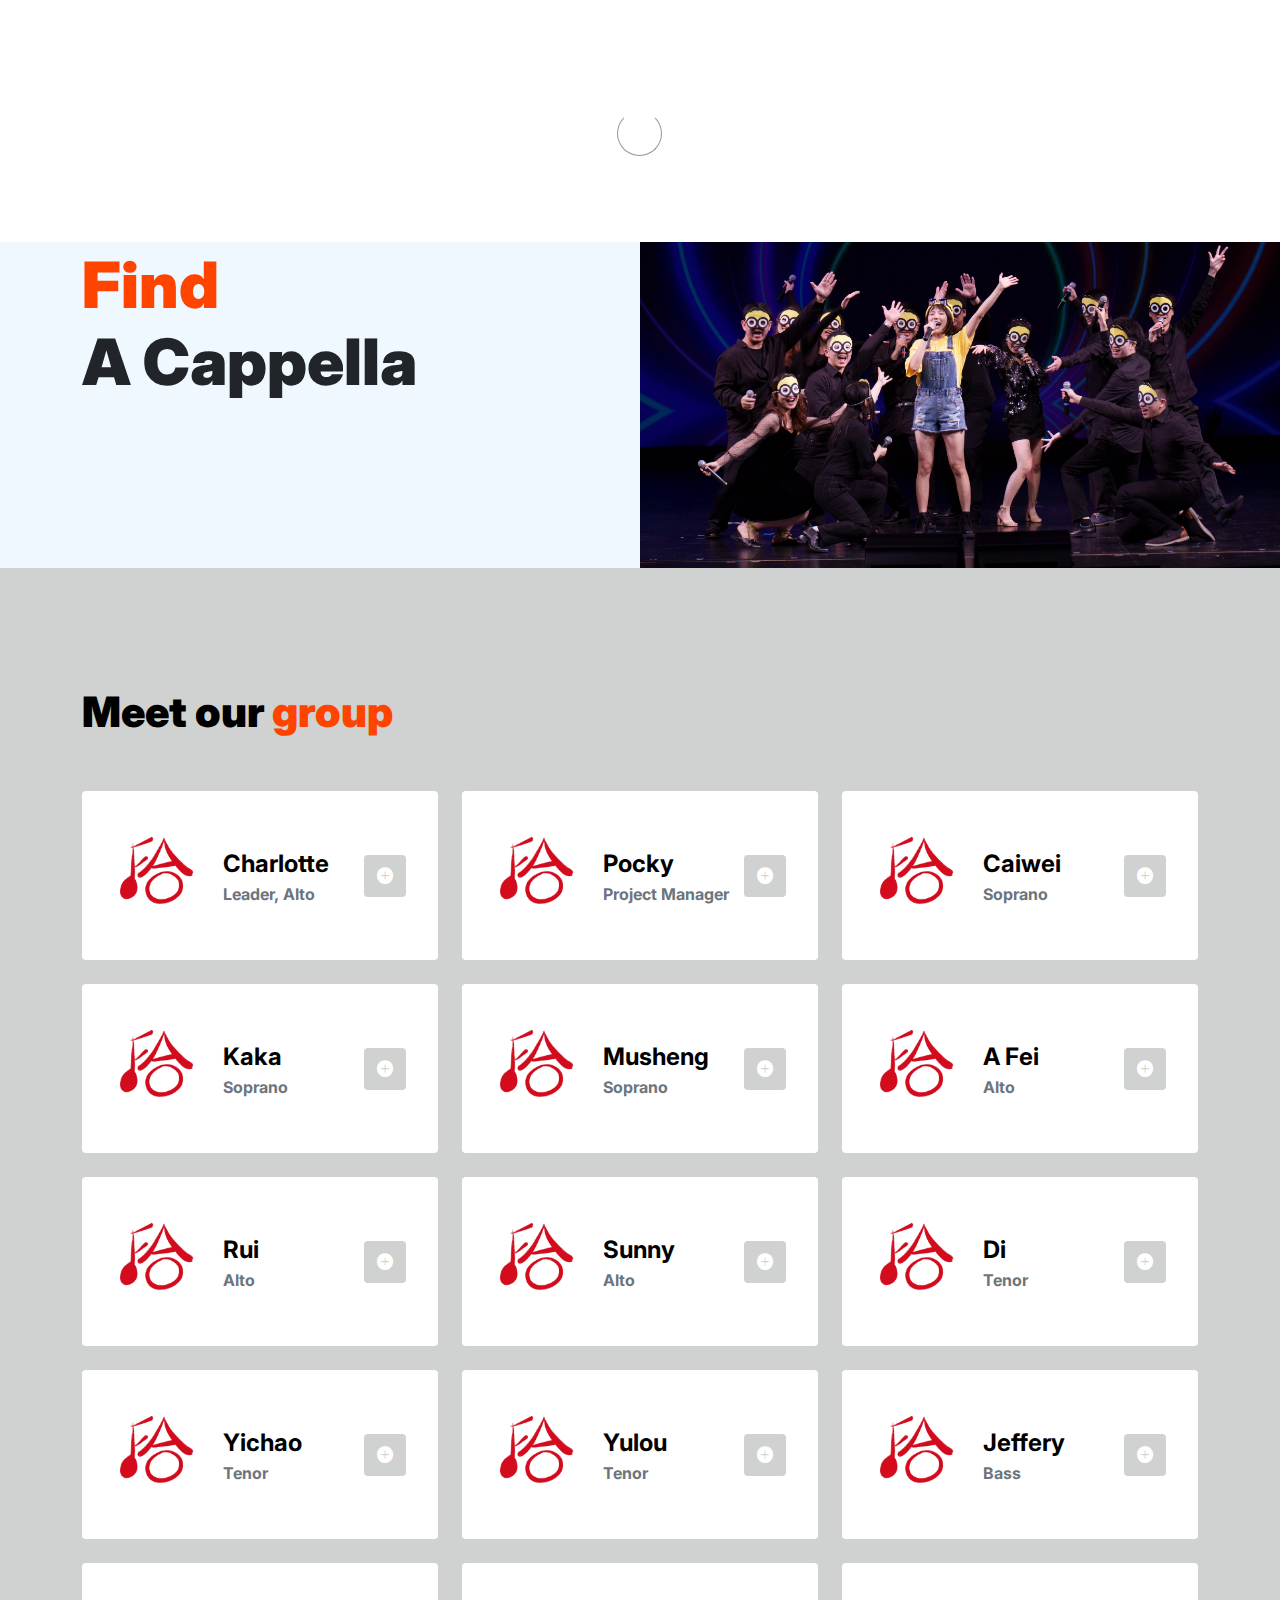
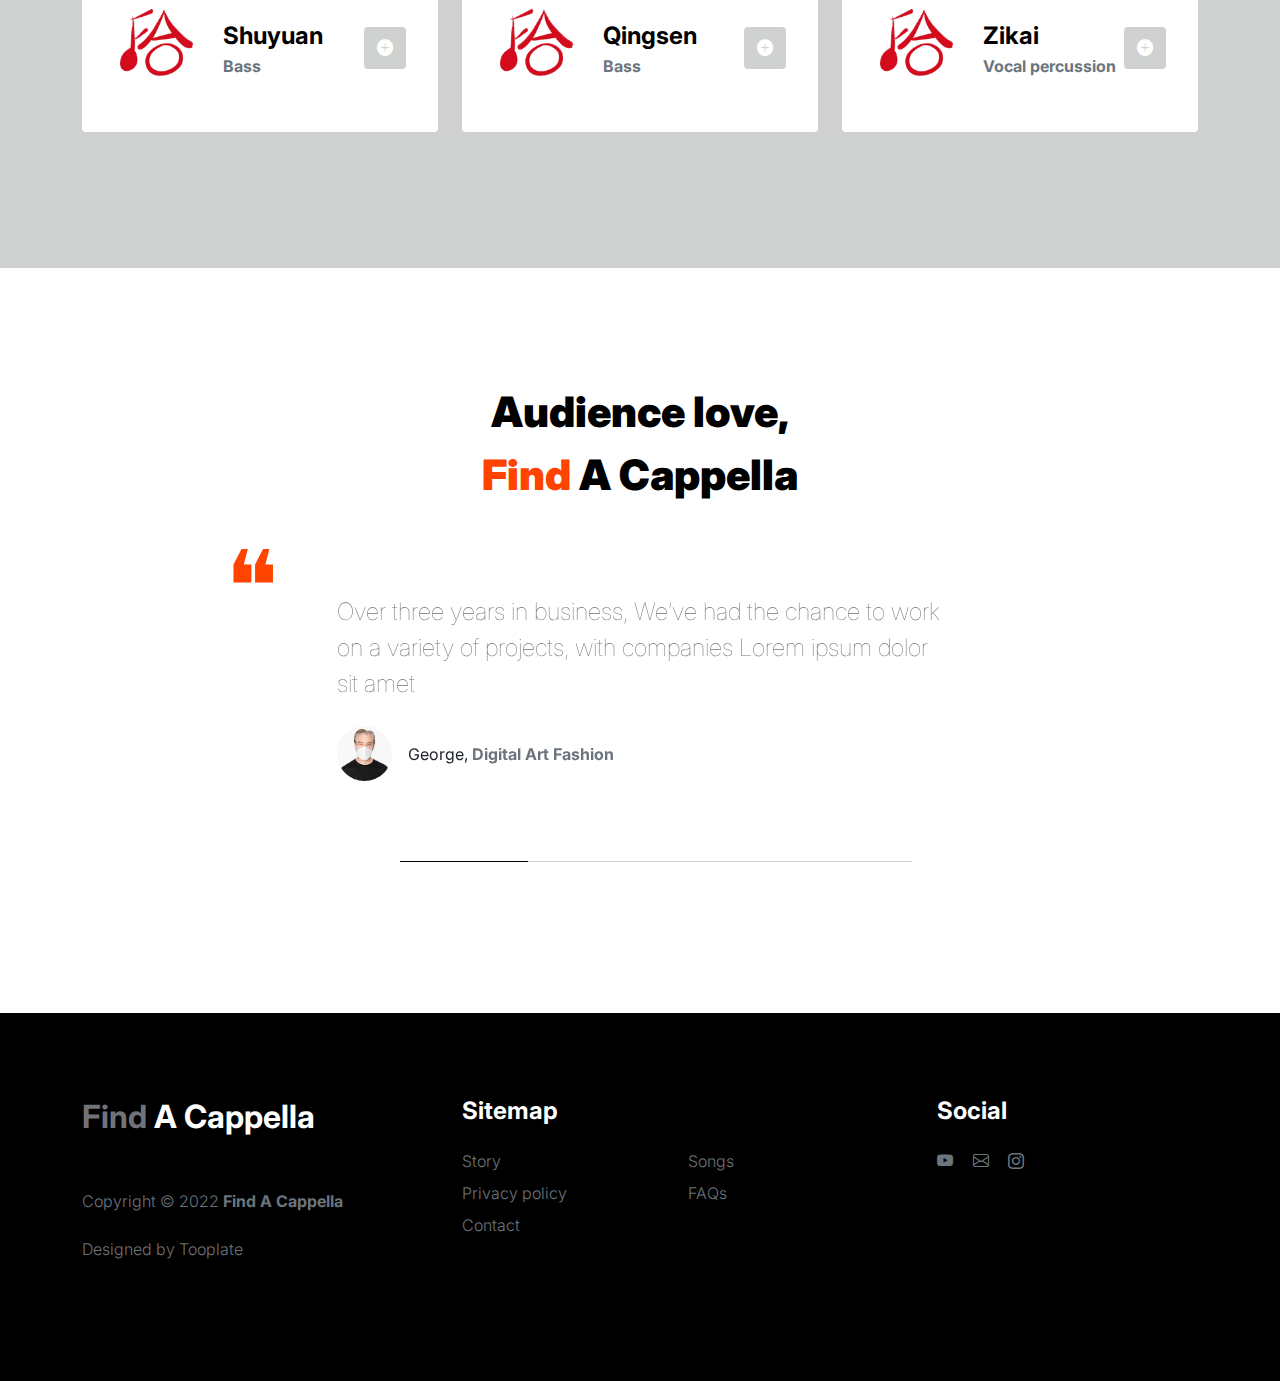
<file: about.html>
<!doctype html>
<html lang="en">

<head>
    <meta charset="utf-8">
    <meta name="viewport" content="width=device-width, initial-scale=1">

    <meta name="description" content="">
    <meta name="author" content="">

    <title>Find A Cappella - About Page</title>

    <!-- CSS FILES -->
    <link rel="preconnect" href="https://fonts.googleapis.com">

    <link rel="preconnect" href="https://fonts.gstatic.com" crossorigin>

    <link href="https://fonts.googleapis.com/css2?family=Inter:wght@100;300;400;700;900&display=swap" rel="stylesheet">

    <link href="css/bootstrap.min.css" rel="stylesheet">
    <link href="css/bootstrap-icons.css" rel="stylesheet">

    <link rel="stylesheet" href="css/slick.css" />

    <link href="css/tooplate-little-fashion.css" rel="stylesheet">

    <!--

Tooplate 2127 Little Fashion

https://www.tooplate.com/view/2127-little-fashion

-->
</head>

<body>

    <section class="preloader">
        <div class="spinner">
            <span class="sk-inner-circle"></span>
        </div>
    </section>

    <main>

        <nav class="navbar navbar-expand-lg">
            <div class="container">
                <button class="navbar-toggler" type="button" data-bs-toggle="collapse" data-bs-target="#navbarNav"
                    aria-controls="navbarNav" aria-expanded="false" aria-label="Toggle navigation">
                    <span class="navbar-toggler-icon"></span>
                </button>

                <a class="navbar-brand" href="index.html">
                    <strong><span>Find</span> A Cappella</strong>
                </a>

                <div class="collapse navbar-collapse" id="navbarNav">
                    <ul class="navbar-nav mx-auto">
                        <li class="nav-item">
                            <a class="nav-link" href="index.html">Home</a>
                        </li>

                        <li class="nav-item">
                            <a class="nav-link active" href="about.html">About</a>
                        </li>

                        <li class="nav-item">
                            <a class="nav-link" href="songs.html">Songs</a>
                        </li>

                        <li class="nav-item">
                            <a class="nav-link" href="faq.html">FAQs</a>
                        </li>

                        <li class="nav-item">
                            <a class="nav-link" href="contact.html">Contact</a>
                        </li>
                    </ul>
                </div>
            </div>
        </nav>

        <header class="site-header section-padding-img site-header-image">
            <div class="container">
                <div class="row">

                    <div class="col-lg-6 col-12 header-info">
                        <h1>
                            <span class="d-block text-primary">Find</span>
                            <span class="d-block text-dark">A Cappella</span>
                        </h1>
                    </div>
                </div>
            </div>

            <img src="images/Barbara Ann.jpg" class="header-image img-fluid" alt="">
        </header>

        <section class="team section-padding">
            <div class="container">
                <div class="row">

                    <div class="col-12">
                        <h2 class="mb-5">Meet our <span>group</span></h2>
                    </div>

                    <div class="col-lg-4 mb-4 col-12">
                        <div class="team-thumb d-flex align-items-center">
                            <img src="images/Logo-2022.jpeg" class="img-fluid custom-circle-image team-image me-4"
                                alt="">

                            <div class="team-info">
                                <h5 class="mb-0">Charlotte</h5>
                                <strong class="text-muted">Leader, Alto</strong>

                                <!-- Button trigger modal -->
                                <button type="button" class="btn custom-modal-btn" data-bs-toggle="modal"
                                    data-bs-target="#charlotte">
                                    <i class="bi-plus-circle-fill"></i>
                                </button>

                            </div>
                        </div>
                    </div>

                    <div class="col-lg-4 mb-4 col-12">
                        <div class="team-thumb d-flex align-items-center">
                            <img src="images/Logo-2022.jpeg" class="img-fluid custom-circle-image team-image me-4"
                                alt="">

                            <div class="team-info">
                                <h5 class="mb-0">Pocky</h5>
                                <strong class="text-muted">Project Manager</strong>

                                <!-- Button trigger modal -->
                                <button type="button" class="btn custom-modal-btn" data-bs-toggle="modal"
                                    data-bs-target="#nobody">
                                    <i class="bi-plus-circle-fill"></i>
                                </button>

                            </div>
                        </div>
                    </div>

                    <div class="col-lg-4 mb-4 col-12">
                        <div class="team-thumb d-flex align-items-center">
                            <img src="images/Logo-2022.jpeg" class="img-fluid custom-circle-image team-image me-4"
                                alt="">

                            <div class="team-info">
                                <h5 class="mb-0">Caiwei</h5>
                                <strong class="text-muted">Soprano</strong>

                                <!-- Button trigger modal -->
                                <button type="button" class="btn custom-modal-btn" data-bs-toggle="modal"
                                    data-bs-target="#nobody">
                                    <i class="bi-plus-circle-fill"></i>
                                </button>

                            </div>
                        </div>
                    </div>

                    <div class="col-lg-4 mb-4 col-12">
                        <div class="team-thumb d-flex align-items-center">
                            <img src="images/Logo-2022.jpeg" class="img-fluid custom-circle-image team-image me-4"
                                alt="">

                            <div class="team-info">
                                <h5 class="mb-0">Kaka</h5>
                                <strong class="text-muted">Soprano</strong>

                                <!-- Button trigger modal -->
                                <button type="button" class="btn custom-modal-btn" data-bs-toggle="modal"
                                    data-bs-target="#nobody">
                                    <i class="bi-plus-circle-fill"></i>
                                </button>

                            </div>
                        </div>
                    </div>

                    <div class="col-lg-4 mb-4 col-12">
                        <div class="team-thumb d-flex align-items-center">
                            <img src="images/Logo-2022.jpeg" class="img-fluid custom-circle-image team-image me-4"
                                alt="">

                            <div class="team-info">
                                <h5 class="mb-0">Musheng</h5>
                                <strong class="text-muted">Soprano</strong>

                                <!-- Button trigger modal -->
                                <button type="button" class="btn custom-modal-btn" data-bs-toggle="modal"
                                    data-bs-target="#nobody">
                                    <i class="bi-plus-circle-fill"></i>
                                </button>

                            </div>
                        </div>
                    </div>

                    <div class="col-lg-4 mb-4 col-12">
                        <div class="team-thumb d-flex align-items-center">
                            <img src="images/Logo-2022.jpeg" class="img-fluid custom-circle-image team-image me-4"
                                alt="">

                            <div class="team-info">
                                <h5 class="mb-0">A Fei</h5>
                                <strong class="text-muted">Alto</strong>

                                <!-- Button trigger modal -->
                                <button type="button" class="btn custom-modal-btn" data-bs-toggle="modal"
                                    data-bs-target="#nobody">
                                    <i class="bi-plus-circle-fill"></i>
                                </button>

                            </div>
                        </div>
                    </div>

                    <div class="col-lg-4 mb-4 col-12">
                        <div class="team-thumb d-flex align-items-center">
                            <img src="images/Logo-2022.jpeg" class="img-fluid custom-circle-image team-image me-4"
                                alt="">

                            <div class="team-info">
                                <h5 class="mb-0">Rui</h5>
                                <strong class="text-muted">Alto</strong>

                                <!-- Button trigger modal -->
                                <button type="button" class="btn custom-modal-btn" data-bs-toggle="modal"
                                    data-bs-target="#nobody">
                                    <i class="bi-plus-circle-fill"></i>
                                </button>

                            </div>
                        </div>
                    </div>

                    <div class="col-lg-4 mb-4 col-12">
                        <div class="team-thumb d-flex align-items-center">
                            <img src="images/Logo-2022.jpeg" class="img-fluid custom-circle-image team-image me-4"
                                alt="">

                            <div class="team-info">
                                <h5 class="mb-0">Sunny</h5>
                                <strong class="text-muted">Alto</strong>

                                <!-- Button trigger modal -->
                                <button type="button" class="btn custom-modal-btn" data-bs-toggle="modal"
                                    data-bs-target="#nobody">
                                    <i class="bi-plus-circle-fill"></i>
                                </button>

                            </div>
                        </div>
                    </div>

                    <div class="col-lg-4 mb-4 col-12">
                        <div class="team-thumb d-flex align-items-center">
                            <img src="images/Logo-2022.jpeg" class="img-fluid custom-circle-image team-image me-4"
                                alt="">

                            <div class="team-info">
                                <h5 class="mb-0">Di</h5>
                                <strong class="text-muted">Tenor</strong>

                                <!-- Button trigger modal -->
                                <button type="button" class="btn custom-modal-btn" data-bs-toggle="modal"
                                    data-bs-target="#nobody">
                                    <i class="bi-plus-circle-fill"></i>
                                </button>

                            </div>
                        </div>
                    </div>

                    <div class="col-lg-4 mb-4 col-12">
                        <div class="team-thumb d-flex align-items-center">
                            <img src="images/Logo-2022.jpeg" class="img-fluid custom-circle-image team-image me-4"
                                alt="">

                            <div class="team-info">
                                <h5 class="mb-0">Yichao</h5>
                                <strong class="text-muted">Tenor</strong>

                                <!-- Button trigger modal -->
                                <button type="button" class="btn custom-modal-btn" data-bs-toggle="modal"
                                    data-bs-target="#nobody">
                                    <i class="bi-plus-circle-fill"></i>
                                </button>

                            </div>
                        </div>
                    </div>

                    <div class="col-lg-4 mb-4 col-12">
                        <div class="team-thumb d-flex align-items-center">
                            <img src="images/Logo-2022.jpeg" class="img-fluid custom-circle-image team-image me-4"
                                alt="">

                            <div class="team-info">
                                <h5 class="mb-0">Yulou</h5>
                                <strong class="text-muted">Tenor</strong>

                                <!-- Button trigger modal -->
                                <button type="button" class="btn custom-modal-btn" data-bs-toggle="modal"
                                    data-bs-target="#nobody">
                                    <i class="bi-plus-circle-fill"></i>
                                </button>

                            </div>
                        </div>
                    </div>

                    <div class="col-lg-4 mb-4 col-12">
                        <div class="team-thumb d-flex align-items-center">
                            <img src="images/Logo-2022.jpeg" class="img-fluid custom-circle-image team-image me-4"
                                alt="">

                            <div class="team-info">
                                <h5 class="mb-0">Jeffery</h5>
                                <strong class="text-muted">Bass</strong>

                                <!-- Button trigger modal -->
                                <button type="button" class="btn custom-modal-btn" data-bs-toggle="modal"
                                    data-bs-target="#nobody">
                                    <i class="bi-plus-circle-fill"></i>
                                </button>

                            </div>
                        </div>
                    </div>

                    <div class="col-lg-4 mb-4 col-12">
                        <div class="team-thumb d-flex align-items-center">
                            <img src="images/Logo-2022.jpeg" class="img-fluid custom-circle-image team-image me-4"
                                alt="">

                            <div class="team-info">
                                <h5 class="mb-0">Shuyuan</h5>
                                <strong class="text-muted">Bass</strong>

                                <!-- Button trigger modal -->
                                <button type="button" class="btn custom-modal-btn" data-bs-toggle="modal"
                                    data-bs-target="#nobody">
                                    <i class="bi-plus-circle-fill"></i>
                                </button>

                            </div>
                        </div>
                    </div>

                    <div class="col-lg-4 mb-4 col-12">
                        <div class="team-thumb d-flex align-items-center">
                            <img src="images/Logo-2022.jpeg" class="img-fluid custom-circle-image team-image me-4"
                                alt="">

                            <div class="team-info">
                                <h5 class="mb-0">Qingsen</h5>
                                <strong class="text-muted">Bass</strong>

                                <!-- Button trigger modal -->
                                <button type="button" class="btn custom-modal-btn" data-bs-toggle="modal"
                                    data-bs-target="#nobody">
                                    <i class="bi-plus-circle-fill"></i>
                                </button>

                            </div>
                        </div>
                    </div>

                    <div class="col-lg-4 mb-4 col-12">
                        <div class="team-thumb d-flex align-items-center">
                            <img src="images/Logo-2022.jpeg" class="img-fluid custom-circle-image team-image me-4"
                                alt="">

                            <div class="team-info">
                                <h5 class="mb-0">Zikai</h5>
                                <strong class="text-muted">Vocal percussion</strong>

                                <!-- Button trigger modal -->
                                <button type="button" class="btn custom-modal-btn" data-bs-toggle="modal"
                                    data-bs-target="#nobody">
                                    <i class="bi-plus-circle-fill"></i>
                                </button>

                            </div>
                        </div>
                    </div>

                </div>
            </div>
        </section>

        <section class="testimonial section-padding">
            <div class="container">
                <div class="row">

                    <div class="col-lg-9 mx-auto col-11">
                        <h2 class="text-center">Audience love, <br> <span>Find</span> A Cappella</h2>

                        <div class="slick-testimonial">
                            <div class="slick-testimonial-caption">
                                <p class="lead">Over three years in business, We’ve had the chance to work on a variety
                                    of projects, with companies Lorem ipsum dolor sit amet</p>

                                <div class="slick-testimonial-client d-flex align-items-center mt-4">
                                    <img src="images/people/senior-man-wearing-white-face-mask-covid-19-campaign-with-design-space.jpeg"
                                        class="img-fluid custom-circle-image me-3" alt="">

                                    <span>George, <strong class="text-muted">Digital Art Fashion</strong></span>
                                </div>
                            </div>

                            <div class="slick-testimonial-caption">
                                <p class="lead">Over three years in business, We’ve had the chance to work on a variety
                                    of projects, with companies Lorem ipsum dolor sit amet</p>

                                <div class="slick-testimonial-client d-flex align-items-center mt-4">
                                    <img src="images/people/beautiful-woman-face-portrait-brown-background.jpeg"
                                        class="img-fluid custom-circle-image me-3" alt="">

                                    <span>Sandar, <strong class="text-muted">Zoom Fashion Idea</strong></span>
                                </div>
                            </div>

                            <div class="slick-testimonial-caption">
                                <p class="lead">Over three years in business, We’ve had the chance to work on a variety
                                    of projects, with companies Lorem ipsum dolor sit amet</p>

                                <div class="slick-testimonial-client d-flex align-items-center mt-4">
                                    <img src="images/people/portrait-british-woman.jpeg"
                                        class="img-fluid custom-circle-image me-3" alt="">

                                    <span>Marie, <strong class="text-muted">Art Fashion Design</strong></span>
                                </div>
                            </div>

                            <div class="slick-testimonial-caption">
                                <p class="lead">Over three years in business, We’ve had the chance to work on a variety
                                    of projects, with companies Lorem ipsum dolor sit amet</p>

                                <div class="slick-testimonial-client d-flex align-items-center mt-4">
                                    <img src="images/people/woman-wearing-mask-face-closeup-covid-19-green-background.jpeg"
                                        class="img-fluid custom-circle-image me-3" alt="">

                                    <span>Catherine, <strong class="text-muted">Dress Fashion</strong></span>
                                </div>
                            </div>
                        </div>
                    </div>

                </div>
            </div>
        </section>

    </main>

    <footer class="site-footer">
        <div class="container">
            <div class="row">

                <div class="col-lg-3 col-10 me-auto mb-4">
                    <h4 class="text-white mb-3"><a href="index.html">Find</a> A Cappella</h4>
                    <p class="copyright-text text-muted mt-lg-5 mb-4 mb-lg-0">Copyright © 2022 <strong>Find A
                            Cappella</strong></p>
                    <br>
                    <p class="copyright-text">Designed by <a href="https://www.tooplate.com/"
                            target="_blank">Tooplate</a></p>
                </div>

                <div class="col-lg-5 col-8">
                    <h5 class="text-white mb-3">Sitemap</h5>

                    <ul class="footer-menu d-flex flex-wrap">
                        <li class="footer-menu-item"><a href="about.html" class="footer-menu-link">Story</a></li>

                        <li class="footer-menu-item"><a href="songs.html" class="footer-menu-link">Songs</a></li>

                        <li class="footer-menu-item"><a href="#" class="footer-menu-link">Privacy policy</a></li>

                        <li class="footer-menu-item"><a href="faq.html" class="footer-menu-link">FAQs</a></li>

                        <li class="footer-menu-item"><a href="contact.html" class="footer-menu-link">Contact</a></li>
                    </ul>
                </div>

                <div class="col-lg-3 col-4">
                    <h5 class="text-white mb-3">Social</h5>

                    <ul class="social-icon">

                        <li><a href="https://space.bilibili.com/1015903583" class="social-icon-link bi-youtube"></a>
                        </li>

                        <li><a href="mailto:findacappella@gmail.com" class="social-icon-link bi-envelope"></a></li>

                        <li><a href="https://www.instagram.com/find_a_cappella"
                                class="social-icon-link bi-instagram"></a></li>
                    </ul>
                </div>

            </div>
        </div>
    </footer>

    <!-- TEAM MEMBER MODAL -->
    <div class="modal fade" id="charlotte" tabindex="-1" aria-labelledby="exampleModalLabel" aria-hidden="true">
        <div class="modal-dialog modal-dialog-centered modal-lg">
            <div class="modal-content border-0">
                <div class="modal-header flex-column">
                    <h3 class="modal-title" id="exampleModalLabel">Charlotte Fu</h3>

                    <h6 class="text-muted">Leader, Alto</h6>

                    <button type="button" class="btn-close" data-bs-dismiss="modal" aria-label="Close"></button>
                </div>

                <div class="modal-body">
                    <h5 class="mb-4">Over three years in business had the chance to work on variety of projects, with
                        companies</h5>

                    <div class="row mb-4">
                        <div class="col-lg-6 col-12">
                            <p>Lorem ipsum dolor sit amet, consectetur adipiscing elit, sed do eiusmod tempor incididunt
                                ut labore et dolore magna aliqua.</p>
                        </div>

                        <div class="col-lg-6 col-12">
                            <p>Incididunt ut labore et dolore magna aliqua. Quis ipsum suspendisse commodo viverra.</p>
                        </div>
                    </div>

                    <ul class="social-icon">
                        <li class="me-3"><strong>Where to find?</strong></li>

                        <li><a href="#" class="social-icon-link bi-youtube"></a></li>

                        <li><a href="#" class="social-icon-link bi-whatsapp"></a></li>

                        <li><a href="#" class="social-icon-link bi-instagram"></a></li>
                    </ul>
                </div>
            </div>

        </div>
    </div>

    <!-- TEAM MEMBER MODAL -->
    <div class="modal fade" id="nobody" tabindex="-1" aria-labelledby="exampleModalLabel" aria-hidden="true">
        <div class="modal-dialog modal-dialog-centered modal-lg">
            <div class="modal-content border-0">
                <div class="modal-header flex-column">
                    <h3 class="modal-title" id="exampleModalLabel">Singer</h3>

                    <h6 class="text-muted">Singer</h6>

                    <button type="button" class="btn-close" data-bs-dismiss="modal" aria-label="Close"></button>
                </div>

                <div class="modal-body">
                    <h5 class="mb-4">Over three years in business had the chance to work on variety of projects, with
                        companies</h5>

                    <div class="row mb-4">
                        <div class="col-lg-6 col-12">
                            <p>Lorem ipsum dolor sit amet, consectetur adipiscing elit, sed do eiusmod tempor incididunt
                                ut labore et dolore magna aliqua.</p>
                        </div>

                        <div class="col-lg-6 col-12">
                            <p>Incididunt ut labore et dolore magna aliqua. Quis ipsum suspendisse commodo viverra.</p>
                        </div>
                    </div>

                    <ul class="social-icon">
                        <li class="me-3"><strong>Where to find?</strong></li>

                        <li><a href="#" class="social-icon-link bi-facebook"></a></li>

                        <li><a href="#" class="social-icon-link bi-instagram"></a></li>
                    </ul>
                </div>
            </div>

        </div>
    </div>

    <!-- JAVASCRIPT FILES -->
    <script src="js/jquery.min.js"></script>
    <script src="js/bootstrap.bundle.min.js"></script>
    <script src="js/Headroom.js"></script>
    <script src="js/jQuery.headroom.js"></script>
    <script src="js/slick.min.js"></script>
    <script src="js/custom.js"></script>

</body>

</html>
</file>
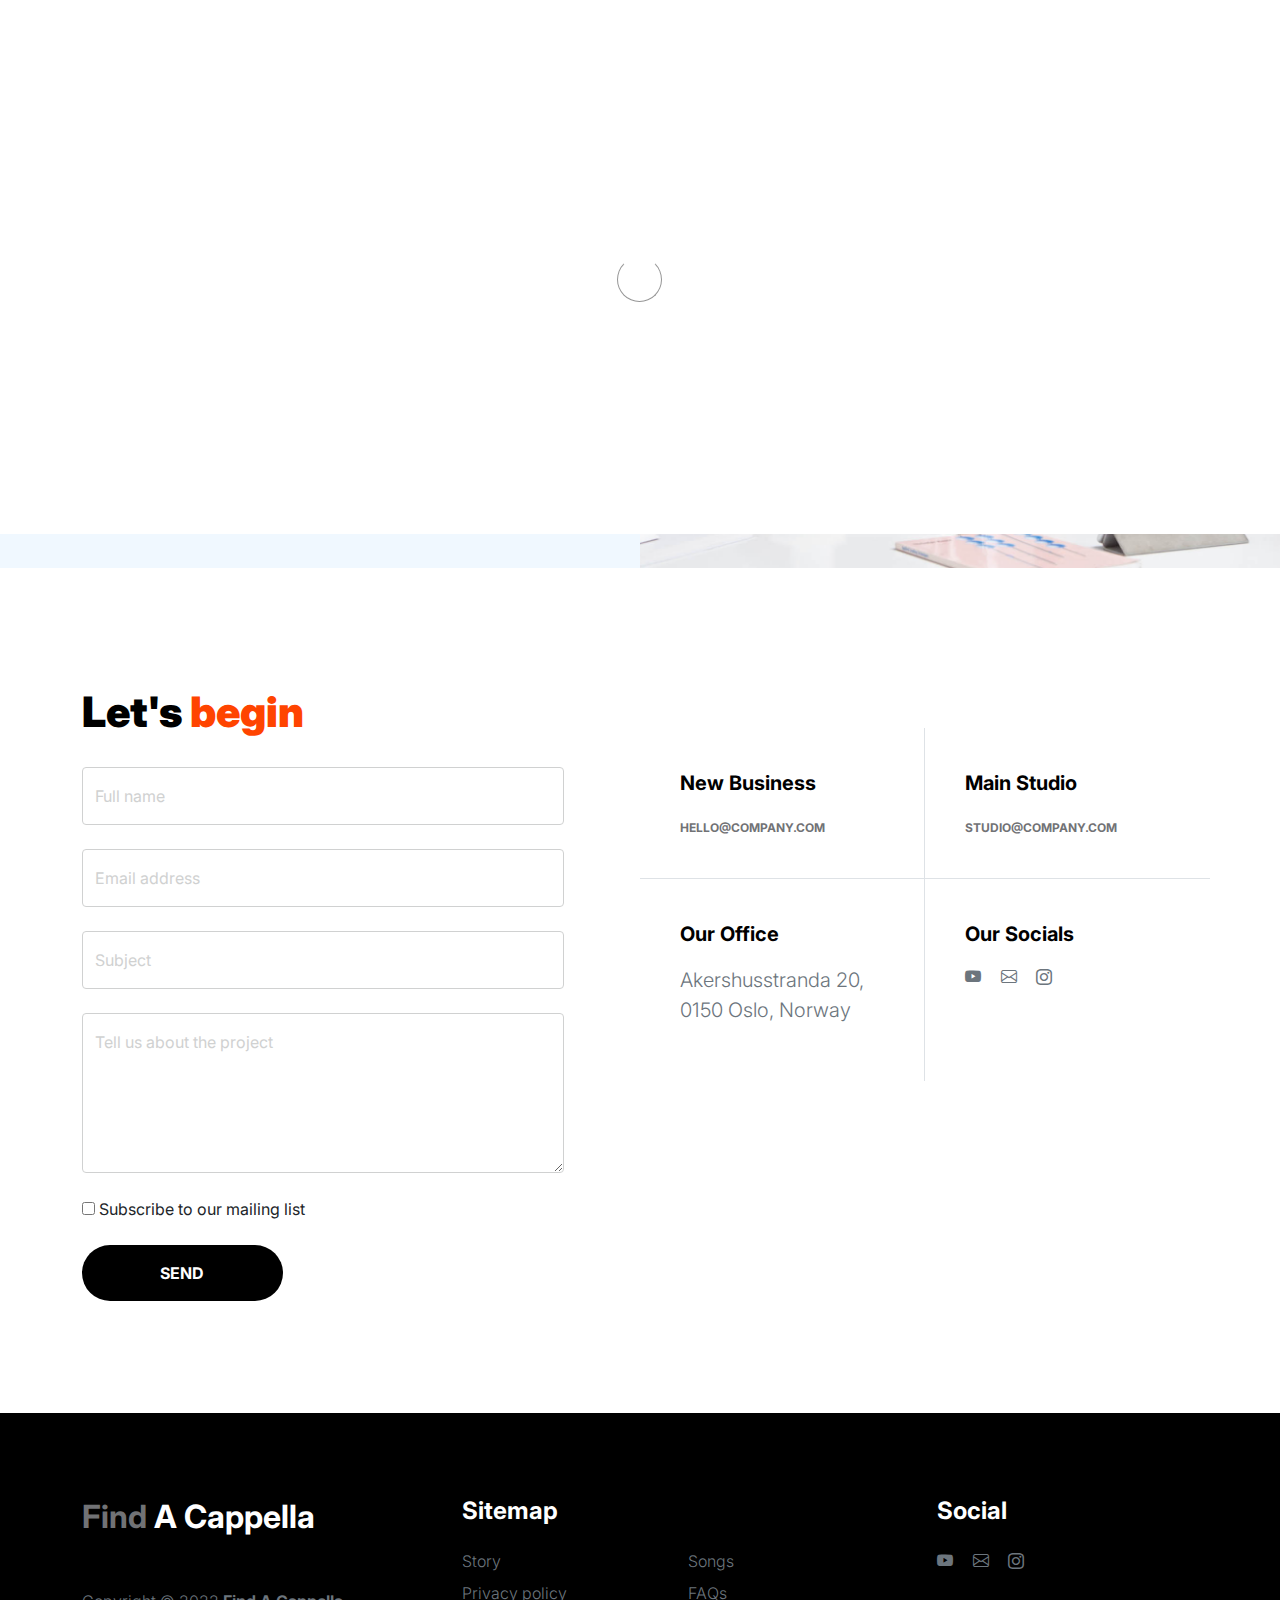
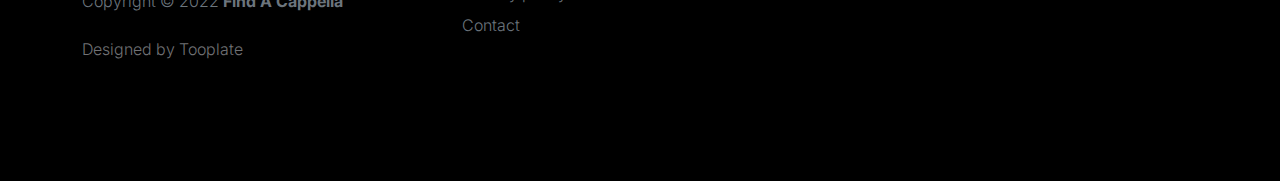
<file: contact.html>
<!doctype html>
<html lang="en">

<head>
    <meta charset="utf-8">
    <meta name="viewport" content="width=device-width, initial-scale=1">

    <meta name="description" content="">
    <meta name="author" content="">

    <title>Find A Cappella - Contact Page</title>

    <!-- CSS FILES -->
    <link rel="preconnect" href="https://fonts.googleapis.com">

    <link rel="preconnect" href="https://fonts.gstatic.com" crossorigin>

    <link href="https://fonts.googleapis.com/css2?family=Inter:wght@100;300;400;700;900&display=swap" rel="stylesheet">

    <link href="css/bootstrap.min.css" rel="stylesheet">
    <link href="css/bootstrap-icons.css" rel="stylesheet">

    <link rel="stylesheet" href="css/slick.css" />

    <link href="css/tooplate-little-fashion.css" rel="stylesheet">

    <!--

Tooplate 2127 Little Fashion

https://www.tooplate.com/view/2127-little-fashion

-->
</head>

<body>

    <section class="preloader">
        <div class="spinner">
            <span class="sk-inner-circle"></span>
        </div>
    </section>

    <main>

        <nav class="navbar navbar-expand-lg">
            <div class="container">
                <button class="navbar-toggler" type="button" data-bs-toggle="collapse" data-bs-target="#navbarNav"
                    aria-controls="navbarNav" aria-expanded="false" aria-label="Toggle navigation">
                    <span class="navbar-toggler-icon"></span>
                </button>

                <a class="navbar-brand" href="index.html">
                    <strong><span>Find</span> A Cappella</strong>
                </a>

                <div class="collapse navbar-collapse" id="navbarNav">
                    <ul class="navbar-nav mx-auto">
                        <li class="nav-item">
                            <a class="nav-link" href="index.html">Home</a>
                        </li>

                        <li class="nav-item">
                            <a class="nav-link" href="about.html">About</a>
                        </li>

                        <li class="nav-item">
                            <a class="nav-link" href="songs.html">Songs</a>
                        </li>

                        <li class="nav-item">
                            <a class="nav-link" href="faq.html">FAQs</a>
                        </li>

                        <li class="nav-item">
                            <a class="nav-link active" href="contact.html">Contact</a>
                        </li>
                    </ul>
                </div>
            </div>
        </nav>

        <header class="site-header section-padding-img site-header-image">
            <div class="container">
                <div class="row">

                    <div class="col-lg-10 col-12 header-info">
                        <h1>
                            <span class="d-block text-primary">Say hello to us</span>
                            <span class="d-block text-dark">love to hear you</span>
                        </h1>
                    </div>
                </div>
            </div>

            <img src="images/header/positive-european-woman-has-break-after-work.jpg" class="header-image img-fluid"
                alt="">
        </header>

        <section class="contact section-padding">
            <div class="container">
                <div class="row">

                    <div class="col-lg-6 col-12">
                        <h2 class="mb-4">Let's <span>begin</span></h2>

                        <form class="contact-form me-lg-5 pe-lg-3" role="form"
                            action="https://formsubmit.co/findacappella@gmail.com" method="POST">

                            <div class="form-floating">
                                <input type="text" name="name" id="name" class="form-control" placeholder="Full name"
                                    required>

                                <label for="name">Full name</label>
                            </div>

                            <div class="form-floating my-4">
                                <input type="email" name="email" id="email" pattern="[^ @]*@[^ @]*" class="form-control"
                                    placeholder="Email address" required>

                                <label for="email">Email address</label>
                            </div>

                            <div class="form-floating my-4">
                                <input type="subject" name="subject" id="subject" class="form-control"
                                    placeholder="Subject">

                                <label for="subject">Subject</label>
                            </div>

                            <div class="form-floating mb-4">
                                <textarea name="message" id="message" class="form-control"
                                    placeholder="Leave a comment here" style="height: 160px"></textarea>

                                <label for="message">Tell us about the project</label>
                            </div>

                            <div class="form-floating mb-4">
                                <input type="checkbox" name="subscribe" id="subscribe" value="yes">
                                Subscribe to our mailing list
                                <label for="subscribe"></label>
                            </div>

                            <div class="col-lg-5 col-6">
                                <button type="submit" class="form-control">Send</button>
                            </div>
                        </form>
                    </div>

                    <div class="col-lg-6 col-12 mt-5 ms-auto">
                        <div class="row">
                            <div class="col-6 border-end contact-info">
                                <h6 class="mb-3">New Business</h6>

                                <a href="mailto:hello@company.com" class="custom-link">
                                    hello@company.com
                                    <i class="bi-arrow-right ms-2"></i>
                                </a>
                            </div>

                            <div class="col-6 contact-info">
                                <h6 class="mb-3">Main Studio</h6>

                                <a href="mailto:studio@company.com" class="custom-link">
                                    studio@company.com
                                    <i class="bi-arrow-right ms-2"></i>
                                </a>
                            </div>

                            <div class="col-6 border-top border-end contact-info">
                                <h6 class="mb-3">Our Office</h6>

                                <p class="text-muted">Akershusstranda 20, 0150 Oslo, Norway</p>
                            </div>

                            <div class="col-6 border-top contact-info">
                                <h6 class="mb-3">Our Socials</h6>

                                <ul class="social-icon">

                                    <li><a href="https://space.bilibili.com/1015903583"
                                            class="social-icon-link bi-youtube"></a></li>

                                    <li><a href="mailto:findacappella@gmail.com"
                                            class="social-icon-link bi-envelope"></a></li>

                                    <li><a href="https://www.instagram.com/find_a_cappella"
                                            class="social-icon-link bi-instagram"></a></li>
                                </ul>
                            </div>
                        </div>
                    </div>

                </div>
            </div>
        </section>
    </main>

    <footer class="site-footer">
        <div class="container">
            <div class="row">

                <div class="col-lg-3 col-10 me-auto mb-4">
                    <h4 class="text-white mb-3"><a href="index.html">Find</a> A Cappella</h4>
                    <p class="copyright-text text-muted mt-lg-5 mb-4 mb-lg-0">Copyright © 2022 <strong>Find A
                            Cappella</strong></p>
                    <br>
                    <p class="copyright-text">Designed by <a href="https://www.tooplate.com/"
                            target="_blank">Tooplate</a></p>
                </div>

                <div class="col-lg-5 col-8">
                    <h5 class="text-white mb-3">Sitemap</h5>

                    <ul class="footer-menu d-flex flex-wrap">
                        <li class="footer-menu-item"><a href="about.html" class="footer-menu-link">Story</a></li>

                        <li class="footer-menu-item"><a href="songs.html" class="footer-menu-link">Songs</a></li>

                        <li class="footer-menu-item"><a href="#" class="footer-menu-link">Privacy policy</a></li>

                        <li class="footer-menu-item"><a href="faq.html" class="footer-menu-link">FAQs</a></li>

                        <li class="footer-menu-item"><a href="contact.html" class="footer-menu-link">Contact</a></li>
                    </ul>
                </div>

                <div class="col-lg-3 col-4">
                    <h5 class="text-white mb-3">Social</h5>

                    <ul class="social-icon">

                        <li><a href="https://space.bilibili.com/1015903583" class="social-icon-link bi-youtube"></a>
                        </li>

                        <li><a href="mailto:findacappella@gmail.com" class="social-icon-link bi-envelope"></a></li>

                        <li><a href="https://www.instagram.com/find_a_cappella"
                                class="social-icon-link bi-instagram"></a></li>
                    </ul>
                </div>

            </div>
        </div>
    </footer>

    <!-- JAVASCRIPT FILES -->
    <script src="js/jquery.min.js"></script>
    <script src="js/bootstrap.bundle.min.js"></script>
    <script src="js/Headroom.js"></script>
    <script src="js/jQuery.headroom.js"></script>
    <script src="js/slick.min.js"></script>
    <script src="js/custom.js"></script>
</body>

</html>
</file>
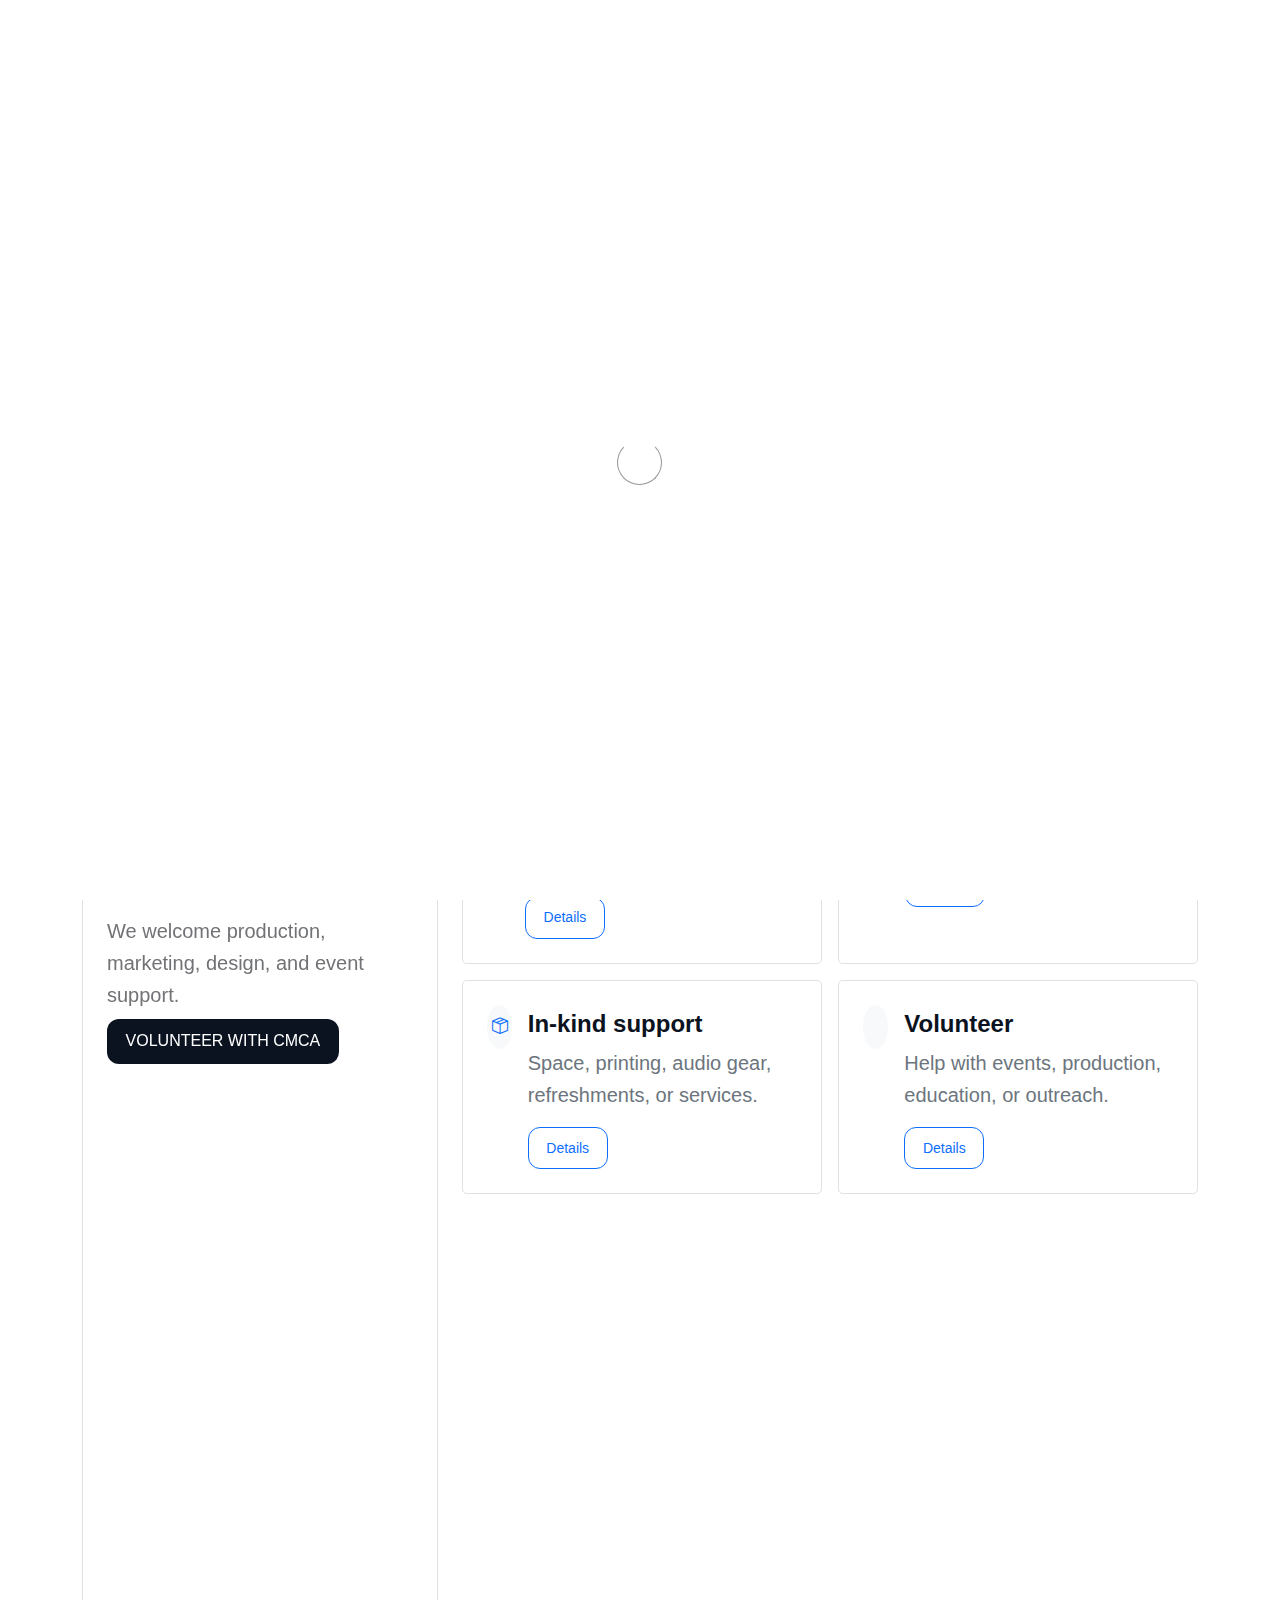
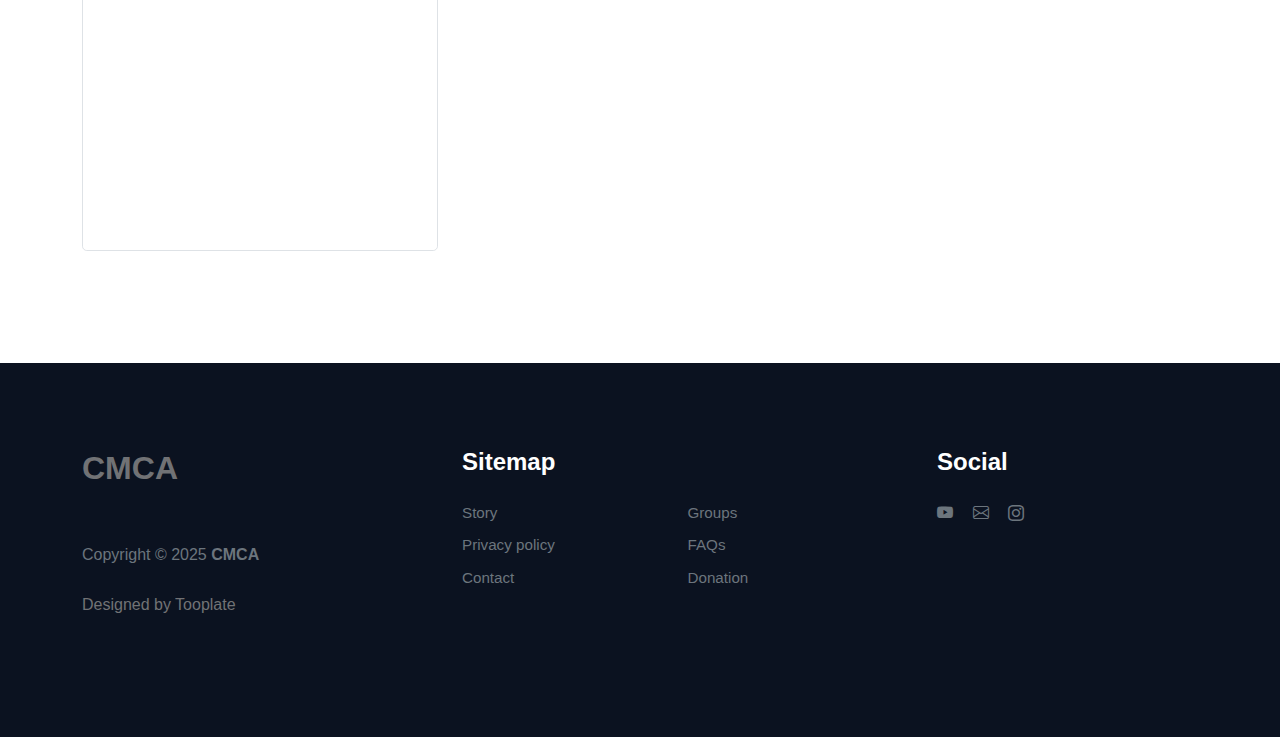
<file: donation.html>
<!DOCTYPE html>
<html lang="en">
  <head>
    <meta charset="utf-8" />
    <meta name="viewport" content="width=device-width, initial-scale=1" />
    <meta name="description" content="Support CMCA’s mission. Learn about tax‑deductible donations, corporate matching, in‑kind support, and volunteering." />
    <meta name="author" content="Chinese Music and Culture Association (CMCA)" />

    <title>Donation - CMCA</title>

    <!-- CSS FILES -->
    <link rel="preconnect" href="https://fonts.googleapis.com" />
    <link rel="preconnect" href="https://fonts.gstatic.com" crossorigin />
    <link href="https://fonts.googleapis.com/css2?family=Inter:wght@100;300;400;700;900&display=swap" rel="stylesheet" />
    <link href="css/bootstrap.min.css" rel="stylesheet" />
    <link href="css/bootstrap-icons.css" rel="stylesheet" />
    <link href="css/slick.css" rel="stylesheet" />
    <link href="css/tooplate-little-fashion.css" rel="stylesheet" />
    <link href="css/custom.css" rel="stylesheet" />

    <link rel="canonical" href="https://findacappella.com/donation.html" />

    <meta property="og:title" content="Donation - CMCA" />
    <meta property="og:description" content="Support CMCA through donations, corporate matching, in‑kind gifts, or volunteering. Your gift sustains community choirs, a cappella workshops, and arts education." />
    <meta property="og:type" content="website" />
    <meta property="og:url" content="https://findacappella.com/donation.html" />
    <meta property="og:image" content="https://findacappella.com/images/Logo-2022.jpeg" />
    <meta name="twitter:card" content="summary_large_image" />
    <meta name="twitter:title" content="Donation - CMCA" />
    <meta name="twitter:description" content="Support CMCA through donations, corporate matching, in‑kind gifts, or volunteering. Your gift sustains community choirs, a cappella workshops, and arts education." />

    <style>
      .card-elevate {
        transition: transform 0.2s ease, box-shadow 0.2s ease;
      }
      .card-elevate:hover,
      .card-elevate:focus-within {
        transform: translateY(-4px);
        box-shadow: 0 0.75rem 1.5rem rgba(0, 0, 0, 0.06);
      }
      .reveal {
        opacity: 0;
        transform: translateY(12px);
        transition: opacity 0.6s ease, transform 0.6s ease;
      }
      .reveal-visible {
        opacity: 1;
        transform: none;
      }
      .icon-circle {
        width: 44px;
        height: 44px;
        border-radius: 50%;
        display: inline-flex;
        align-items: center;
        justify-content: center;
        background-color: var(--bs-light);
        color: var(--bs-primary);
      }
      .feature-chip {
        display: inline-flex;
        align-items: center;
        gap: 0.5rem;
        padding: 0.5rem 0.75rem;
        border: 1px solid var(--bs-border-color);
        border-radius: 999px;
        font-size: 0.95rem;
        background-color: #fff;
      }
      @media (min-width: 992px) {
        .sticky-card {
          position: sticky;
          top: 6rem;
        }
      }
      @media (prefers-reduced-motion: reduce) {
        .card-elevate,
        .reveal {
          transition: none;
        }
      }
    </style>
  </head>

  <body>
    <div data-include="skip"></div>

    <div data-include="preloader"></div>

    <main id="main">
      <div data-include="navbar"></div>

      <header class="site-header section-padding d-flex justify-content-center align-items-center">
        <div class="container">
          <div class="row">
            <div class="col-lg-10 col-12">
              <h1 data-i18n="donation.header.title" data-i18n-html="true">
                <span class="d-block text-primary">Support</span>
                <span class="d-block text-dark">Chinese Music & Culture</span>
              </h1>
              <p class="text-muted mt-3" data-i18n="donation.header.subtitle">Your gift sustains CMCA’s choirs, a cappella programs, youth arts, and community cultural events.</p>
            </div>
          </div>
        </div>
      </header>

      <section class="section-padding">
        <div class="container">
          <div class="row gy-4">
            <div class="col-lg-4 col-12">
              <div class="p-4 border rounded-3 h-100 sticky-card card-elevate reveal" aria-labelledby="donationContactTitle">
                <h4 id="donationContactTitle" data-i18n="donation.sidebar.title">Donation</h4>
                <p class="mb-2" data-i18n="donation.sidebar.desc">Donate securely online to support choirs, workshops, and youth arts.</p>
                <a href="https://www.paypal.com/donate/?hosted_button_id=CA7G72ZNXA9UG" class="btn btn-primary d-block mb-3" target="_blank" rel="noopener noreferrer" data-i18n="donation.sidebar.primary">Donate to CMCA</a>
                <hr />
                <h5 class="mt-3" data-i18n="donation.sidebar.volunteer.title">Prefer to volunteer?</h5>
                <p class="mb-2" data-i18n="donation.sidebar.volunteer.desc">We welcome production, marketing, design, and event support.</p>
                <a href="contact.html" class="btn custom-btn" data-i18n="donation.sidebar.volunteer.cta">Volunteer with CMCA</a>
              </div>
            </div>
            <div class="col-lg-8 col-12">
              <div class="reveal">
                <h2 class="mb-3" data-i18n="donation.ways.title">Ways to Give</h2>
                <div class="row g-3 row-cols-1 row-cols-md-2">
                  <div class="col">
                    <div class="p-4 border rounded-3 h-100 card-elevate">
                      <div class="d-flex align-items-start">
                        <span class="icon-circle me-3" aria-hidden="true"><i class="bi-gift"></i></span>
                        <div>
                          <h5 class="mb-1" data-i18n="donation.ways.individual.title">Individual donations</h5>
                          <p class="text-muted mb-3" data-i18n="donation.ways.individual.desc">Make a tax‑deductible gift. Receive a receipt for your records.</p>
                          <button class="btn btn-sm btn-outline-primary" data-bs-toggle="collapse" data-bs-target="#giveIndividual" aria-expanded="false" aria-controls="giveIndividual" data-i18n="donation.ways.details">Details</button>
                        </div>
                      </div>
                    </div>
                  </div>
                  <div class="col">
                    <div class="p-4 border rounded-3 h-100 card-elevate">
                      <div class="d-flex align-items-start">
                        <span class="icon-circle me-3" aria-hidden="true"><i class="bi-building"></i></span>
                        <div>
                          <h5 class="mb-1" data-i18n="donation.ways.matching.title">Corporate matching</h5>
                          <p class="text-muted mb-3" data-i18n="donation.ways.matching.desc">We can complete employer verification paperwork.</p>
                          <button class="btn btn-sm btn-outline-primary" data-bs-toggle="collapse" data-bs-target="#giveMatching" aria-expanded="false" aria-controls="giveMatching" data-i18n="donation.ways.details">Details</button>
                        </div>
                      </div>
                    </div>
                  </div>
                  <div class="col">
                    <div class="p-4 border rounded-3 h-100 card-elevate">
                      <div class="d-flex align-items-start">
                        <span class="icon-circle me-3" aria-hidden="true"><i class="bi-box-seam"></i></span>
                        <div>
                          <h5 class="mb-1" data-i18n="donation.ways.inkind.title">In‑kind support</h5>
                          <p class="text-muted mb-3" data-i18n="donation.ways.inkind.desc">Space, printing, audio gear, refreshments, or services.</p>
                          <button class="btn btn-sm btn-outline-primary" data-bs-toggle="collapse" data-bs-target="#giveInKind" aria-expanded="false" aria-controls="giveInKind" data-i18n="donation.ways.details">Details</button>
                        </div>
                      </div>
                    </div>
                  </div>
                  <div class="col">
                    <div class="p-4 border rounded-3 h-100 card-elevate">
                      <div class="d-flex align-items-start">
                        <span class="icon-circle me-3" aria-hidden="true"><i class="bi-person-heart"></i></span>
                        <div>
                          <h5 class="mb-1" data-i18n="donation.ways.volunteer.title">Volunteer</h5>
                          <p class="text-muted mb-3" data-i18n="donation.ways.volunteer.desc">Help with events, production, education, or outreach.</p>
                          <button class="btn btn-sm btn-outline-primary" data-bs-toggle="collapse" data-bs-target="#giveVolunteer" aria-expanded="false" aria-controls="giveVolunteer" data-i18n="donation.ways.details">Details</button>
                        </div>
                      </div>
                    </div>
                  </div>
                </div>

                <!-- Collapsible details -->
                <div class="mt-3">
                  <div class="collapse" id="giveIndividual">
                    <div class="p-4 border rounded-3">
                  <h5 class="mb-2" data-i18n="donation.details.individual.title">Individual donations</h5>
                  <p class="mb-0" data-i18n="donation.details.individual.body">Contribute any amount. We’ll share mailing or transfer options and provide a receipt for your taxes.</p>
                    </div>
                  </div>
                  <div class="collapse" id="giveMatching">
                    <div class="p-4 border rounded-3 mt-2">
                  <h5 class="mb-2" data-i18n="donation.details.matching.title">Corporate matching</h5>
                  <p class="mb-0" data-i18n="donation.details.matching.body">Ask your employer if they match charitable gifts. We’re happy to supply verification documents and complete forms.</p>
                    </div>
                  </div>
                  <div class="collapse" id="giveInKind">
                    <div class="p-4 border rounded-3 mt-2">
                  <h5 class="mb-2" data-i18n="donation.details.inkind.title">In‑kind support</h5>
                  <p class="mb-0" data-i18n="donation.details.inkind.body">Examples include rehearsal or performance space, printing programs, lending audio gear, or professional services (design, photo/video, legal, accounting).</p>
                    </div>
                  </div>
                  <div class="collapse" id="giveVolunteer">
                    <div class="p-4 border rounded-3 mt-2">
                  <h5 class="mb-2" data-i18n="donation.details.volunteer.title">Volunteer</h5>
                  <p class="mb-2" data-i18n="donation.details.volunteer.body">Join our production, marketing, design, or education teams.</p>
                  <a href="contact.html" class="btn btn-sm btn-primary" data-i18n="donation.details.volunteer.cta">Volunteer with CMCA</a>
                    </div>
                  </div>
                </div>
              </div>

              <div class="reveal">
                <div class="p-4 border rounded-3 mt-4">
                  <h3 class="mb-2" data-i18n="donation.start.title" data-i18n-html="true"><i class="bi-envelope-open text-primary me-2" aria-hidden="true"></i>Get Started</h3>
                  <p class="mb-0" data-i18n="donation.start.desc" data-i18n-html="true">Email us at <a href="mailto:operations.cmca@gmail.com">operations.cmca@gmail.com</a> to arrange your donation or ask questions. We will share current giving options and mailing details.</p>
                </div>
              </div>

              <div class="reveal">
                <h3 class="mt-4 mb-3" data-i18n="donation.impact.title">Your Impact</h3>
                <div class="d-flex flex-wrap gap-2">
                  <span class="feature-chip" data-i18n="donation.impact.rehearsals" data-i18n-html="true"><i class="bi-mic text-primary" aria-hidden="true"></i> Rehearsals & concerts</span>
                  <span class="feature-chip" data-i18n="donation.impact.workshops" data-i18n-html="true"><i class="bi-easel2 text-primary" aria-hidden="true"></i> Workshops & masterclasses</span>
                  <span class="feature-chip" data-i18n="donation.impact.youth" data-i18n-html="true"><i class="bi-brightness-high text-primary" aria-hidden="true"></i> Youth arts development</span>
                  <span class="feature-chip" data-i18n="donation.impact.exchange" data-i18n-html="true"><i class="bi-globe2 text-primary" aria-hidden="true"></i> Cross‑cultural exchange</span>
                </div>
              </div>

              <div class="reveal">
                <div class="accordion accordion-flush mt-4" id="donationAccordion">
                  <div class="accordion-item">
                    <h4 class="accordion-header" id="tax-h">
                      <button class="accordion-button collapsed" type="button" data-bs-toggle="collapse" data-bs-target="#tax" aria-expanded="false" aria-controls="tax" data-i18n="donation.accordion.tax.title" data-i18n-html="true"><i class="bi-receipt text-primary me-2" aria-hidden="true"></i> Tax‑deductible giving</button>
                    </h4>
                    <div id="tax" class="accordion-collapse collapse" aria-labelledby="tax-h" data-bs-parent="#donationAccordion">
                      <div class="accordion-body" data-i18n="donation.accordion.tax.body">CMCA is a 501(c)(3) nonprofit organization. Donations are tax‑deductible to the extent allowed by law. We provide receipts for all monetary gifts.</div>
                    </div>
                  </div>
                  <div class="accordion-item">
                    <h4 class="accordion-header" id="policy-h">
                      <button class="accordion-button collapsed" type="button" data-bs-toggle="collapse" data-bs-target="#policy" aria-expanded="false" aria-controls="policy" data-i18n="donation.accordion.policy.title" data-i18n-html="true"><i class="bi-shield-check text-primary me-2" aria-hidden="true"></i> Policy note</button>
                    </h4>
                    <div id="policy" class="accordion-collapse collapse" aria-labelledby="policy-h" data-bs-parent="#donationAccordion">
                      <div class="accordion-body" data-i18n="donation.accordion.policy.body">This site does not sell or promote restricted goods or services. For privacy details, see our policy on the Contact page.</div>
                    </div>
                  </div>
                </div>
              </div>

              <p class="small text-muted mt-4 mb-0 reveal" data-i18n="donation.footer.note">CMCA is a 501(c)(3) nonprofit organization. Donations are tax‑deductible to the extent allowed by law. This site does not sell or promote restricted goods or services.</p>
            </div>

          </div>
        </div>
      </section>
    </main>

    <div data-include="footer"></div>

    <!-- JAVASCRIPT FILES -->
    <script src="js/jquery.min.js"></script>
    <script src="js/bootstrap.bundle.min.js"></script>
    <script src="js/Headroom.js"></script>
    <script src="js/jQuery.headroom.js"></script>
    <script src="js/slick.min.js"></script>
    <script src="js/includes.js"></script>
    <script src="js/i18n.js"></script>
    <script src="js/custom.js"></script>
    <script>
      // Lightweight reveal-on-scroll
      (function () {
        var els = document.querySelectorAll(".reveal");
        if (!("IntersectionObserver" in window) || els.length === 0) {
          els.forEach(function (el) {
            el.classList.add("reveal-visible");
          });
          return;
        }
        var io = new IntersectionObserver(
          function (entries) {
            entries.forEach(function (entry) {
              if (entry.isIntersecting) {
                entry.target.classList.add("reveal-visible");
                io.unobserve(entry.target);
              }
            });
          },
          { threshold: 0.1 }
        );
        els.forEach(function (el) {
          io.observe(el);
        });
      })();
    </script>
  </body>
</html>
</file>
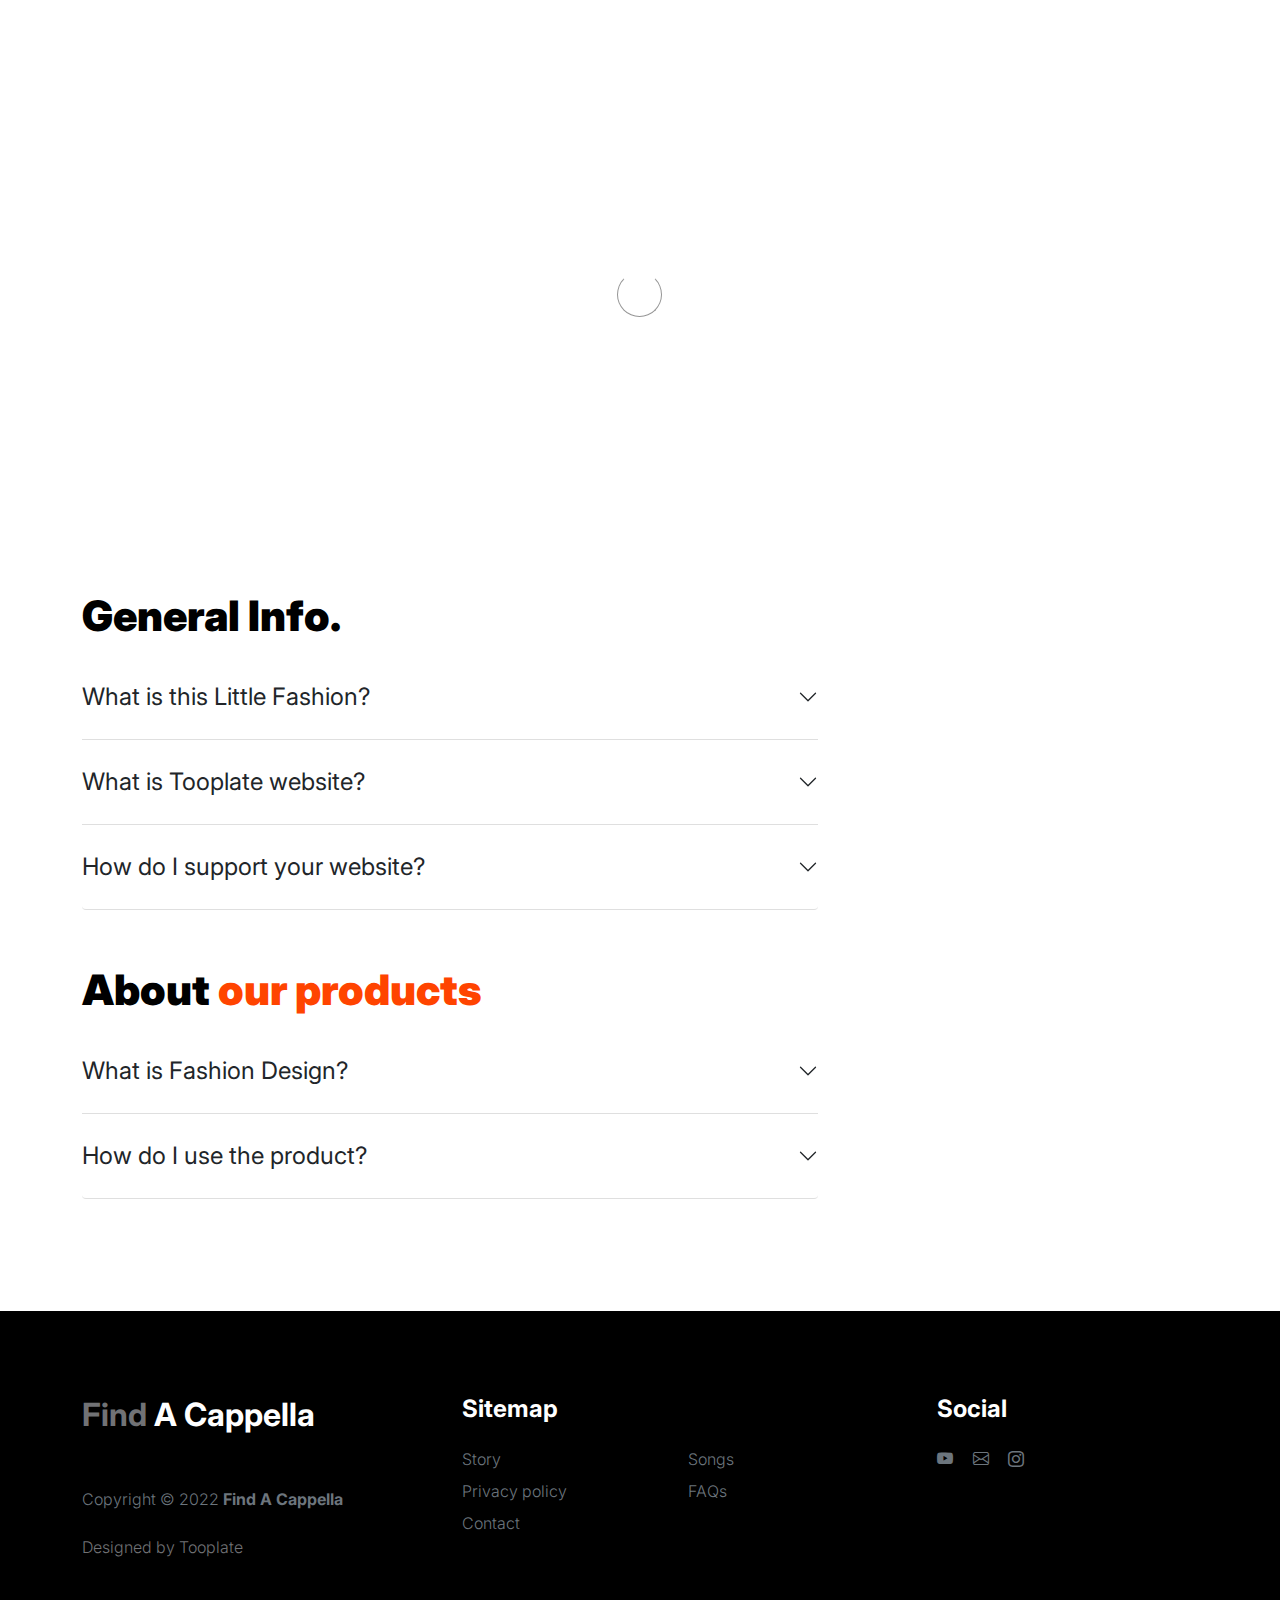
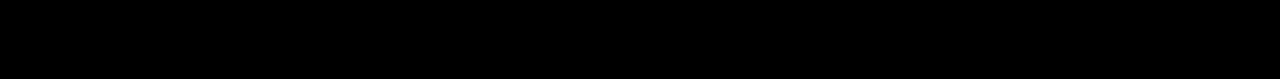
<file: faq.html>
<!doctype html>
<html lang="en">

<head>
    <meta charset="utf-8">
    <meta name="viewport" content="width=device-width, initial-scale=1">

    <meta name="description" content="">
    <meta name="author" content="">

    <title>Find A Cappella - FAQs Page</title>

    <!-- CSS FILES -->
    <link rel="preconnect" href="https://fonts.googleapis.com">

    <link rel="preconnect" href="https://fonts.gstatic.com" crossorigin>

    <link href="https://fonts.googleapis.com/css2?family=Inter:wght@100;300;400;700;900&display=swap" rel="stylesheet">

    <link href="css/bootstrap.min.css" rel="stylesheet">
    <link href="css/bootstrap-icons.css" rel="stylesheet">

    <link rel="stylesheet" href="css/slick.css" />

    <link href="css/tooplate-little-fashion.css" rel="stylesheet">

    <!--

Tooplate 2127 Little Fashion

https://www.tooplate.com/view/2127-little-fashion

-->
</head>

<body>

    <section class="preloader">
        <div class="spinner">
            <span class="sk-inner-circle"></span>
        </div>
    </section>

    <main>

        <nav class="navbar navbar-expand-lg">
            <div class="container">
                <button class="navbar-toggler" type="button" data-bs-toggle="collapse" data-bs-target="#navbarNav"
                    aria-controls="navbarNav" aria-expanded="false" aria-label="Toggle navigation">
                    <span class="navbar-toggler-icon"></span>
                </button>

                <a class="navbar-brand" href="index.html">
                    <strong><span>Find</span> A Cappella</strong>
                </a>

                <div class="collapse navbar-collapse" id="navbarNav">
                    <ul class="navbar-nav mx-auto">
                        <li class="nav-item">
                            <a class="nav-link" href="index.html">Home</a>
                        </li>

                        <li class="nav-item">
                            <a class="nav-link" href="about.html">About</a>
                        </li>

                        <li class="nav-item">
                            <a class="nav-link" href="songs.html">Songs</a>
                        </li>

                        <li class="nav-item">
                            <a class="nav-link active" href="faq.html">FAQs</a>
                        </li>

                        <li class="nav-item">
                            <a class="nav-link" href="contact.html">Contact</a>
                        </li>
                    </ul>
                </div>
            </div>
        </nav>

        <header class="site-header section-padding d-flex justify-content-center align-items-center">
            <div class="container">
                <div class="row">

                    <div class="col-lg-10 col-12">
                        <h1>
                            <span class="d-block text-primary">Your favorite questions</span>
                            <span class="d-block text-dark">and our answers to them</span>
                        </h1>
                    </div>
                </div>
            </div>
        </header>

        <section class="faq section-padding">
            <div class="container">
                <div class="row">

                    <div class="col-lg-8 col-12">
                        <h2>General Info.</h2>

                        <div class="accordion" id="accordionGeneral">
                            <div class="accordion-item">
                                <h2 class="accordion-header" id="headingOne">
                                    <button class="accordion-button collapsed" type="button" data-bs-toggle="collapse"
                                        data-bs-target="#accordionGeneralOne" aria-expanded="true"
                                        aria-controls="accordionGeneralOne">
                                        What is this Little Fashion?
                                    </button>
                                </h2>

                                <div id="accordionGeneralOne" class="accordion-collapse collapse"
                                    aria-labelledby="headingOne" data-bs-parent="#accordionGeneral">

                                    <div class="accordion-body">
                                        <p class="large-paragraph"><strong>Little Fashion</strong> is free Bootstrap 5
                                            website template for everyone. There are 8 HTML pages included in this
                                            template and you can expand more pages as you need.</p>

                                        <p class="large-paragraph">Ut enim ad minim veniam, quis nostrud exercitation
                                            ullamco laboris nisi ut aliquip ex ea commodo consequat.</p>
                                    </div>
                                </div>
                            </div>

                            <div class="accordion-item">
                                <h2 class="accordion-header" id="headingTwo">
                                    <button class="accordion-button collapsed" type="button" data-bs-toggle="collapse"
                                        data-bs-target="#accordionGeneralTwo" aria-expanded="false"
                                        aria-controls="accordionGeneralTwo">
                                        What is Tooplate website?
                                    </button>
                                </h2>

                                <div id="accordionGeneralTwo" class="accordion-collapse collapse"
                                    aria-labelledby="headingTwo" data-bs-parent="#accordionGeneral">

                                    <div class="accordion-body">
                                        <p class="large-paragraph"><a href="https://www.tooplate.com/free-templates"
                                                target="_blank">Tooplate</a> is a great website to download free HTML
                                            website templates for your business or personal use. Tooplate website has
                                            been online for almost 8 years now. Thank you for visiting our website.</p>
                                    </div>
                                </div>
                            </div>

                            <div class="accordion-item">
                                <h2 class="accordion-header" id="headingThree">
                                    <button class="accordion-button collapsed" type="button" data-bs-toggle="collapse"
                                        data-bs-target="#accordionGeneralThree" aria-expanded="false"
                                        aria-controls="accordionGeneralThree">
                                        How do I support your website?
                                    </button>
                                </h2>

                                <div id="accordionGeneralThree" class="accordion-collapse collapse"
                                    aria-labelledby="headingThree" data-bs-parent="#accordionGeneral">

                                    <div class="accordion-body">
                                        <p class="large-paragraph">You can support our Tooplate website by sharing it to
                                            your friends or colleagues on the web or social media.</p>
                                    </div>
                                </div>
                            </div>

                        </div>

                        <h2 class="mt-5">About <span>our products</span></h2>

                        <div class="accordion" id="accordionProduct">
                            <div class="accordion-item">
                                <h2 class="accordion-header" id="headingFour">
                                    <button class="accordion-button collapsed" type="button" data-bs-toggle="collapse"
                                        data-bs-target="#accordionProductOne" aria-expanded="true"
                                        aria-controls="accordionProductOne">
                                        What is Fashion Design?
                                    </button>
                                </h2>

                                <div id="accordionProductOne" class="accordion-collapse collapse"
                                    aria-labelledby="headingFour" data-bs-parent="#accordionProduct">

                                    <div class="accordion-body">
                                        <p class="large-paragraph"><strong>Lorem ipsum dolor</strong> sit amet,
                                            consectetur adipiscing elit, sed do eiusmod tempor incididunt ut labore et
                                            dolore magna aliqua. Quis ipsum suspendisse ultrices gravida. Risus commodo
                                            viverra maecenas accumsan lacus vel facilisis.</p>

                                        <p class="large-paragraph">Ut enim ad minim veniam, quis nostrud exercitation
                                            ullamco laboris nisi ut aliquip ex ea commodo consequat.</p>
                                    </div>
                                </div>
                            </div>

                            <div class="accordion-item">
                                <h2 class="accordion-header" id="headingFive">
                                    <button class="accordion-button collapsed" type="button" data-bs-toggle="collapse"
                                        data-bs-target="#accordionProductTwo" aria-expanded="false"
                                        aria-controls="accordionProductTwo">
                                        How do I use the product?
                                    </button>
                                </h2>

                                <div id="accordionProductTwo" class="accordion-collapse collapse"
                                    aria-labelledby="headingFive" data-bs-parent="#accordionProduct">

                                    <div class="accordion-body">
                                        <p class="large-paragraph">Lorem ipsum is placeholder text commonly used in the
                                            graphic, print, and publishing industries for previewing layouts and visual
                                            mockups.</p>
                                    </div>
                                </div>
                            </div>

                        </div>

                    </div>

                </div>
            </div>
        </section>

    </main>

    <footer class="site-footer">
        <div class="container">
            <div class="row">

                <div class="col-lg-3 col-10 me-auto mb-4">
                    <h4 class="text-white mb-3"><a href="index.html">Find</a> A Cappella</h4>
                    <p class="copyright-text text-muted mt-lg-5 mb-4 mb-lg-0">Copyright © 2022 <strong>Find A
                            Cappella</strong></p>
                    <br>
                    <p class="copyright-text">Designed by <a href="https://www.tooplate.com/"
                            target="_blank">Tooplate</a></p>
                </div>

                <div class="col-lg-5 col-8">
                    <h5 class="text-white mb-3">Sitemap</h5>

                    <ul class="footer-menu d-flex flex-wrap">
                        <li class="footer-menu-item"><a href="about.html" class="footer-menu-link">Story</a></li>

                        <li class="footer-menu-item"><a href="songs.html" class="footer-menu-link">Songs</a></li>

                        <li class="footer-menu-item"><a href="#" class="footer-menu-link">Privacy policy</a></li>

                        <li class="footer-menu-item"><a href="faq.html" class="footer-menu-link">FAQs</a></li>

                        <li class="footer-menu-item"><a href="contact.html" class="footer-menu-link">Contact</a></li>
                    </ul>
                </div>

                <div class="col-lg-3 col-4">
                    <h5 class="text-white mb-3">Social</h5>

                    <ul class="social-icon">

                        <li><a href="https://space.bilibili.com/1015903583" class="social-icon-link bi-youtube"></a>
                        </li>

                        <li><a href="mailto:findacappella@gmail.com" class="social-icon-link bi-envelope"></a></li>

                        <li><a href="https://www.instagram.com/find_a_cappella"
                                class="social-icon-link bi-instagram"></a></li>
                    </ul>
                </div>

            </div>
        </div>
    </footer>

    <!-- JAVASCRIPT FILES -->
    <script src="js/jquery.min.js"></script>
    <script src="js/bootstrap.bundle.min.js"></script>
    <script src="js/Headroom.js"></script>
    <script src="js/jQuery.headroom.js"></script>
    <script src="js/slick.min.js"></script>
    <script src="js/custom.js"></script>

</body>

</html>
</file>
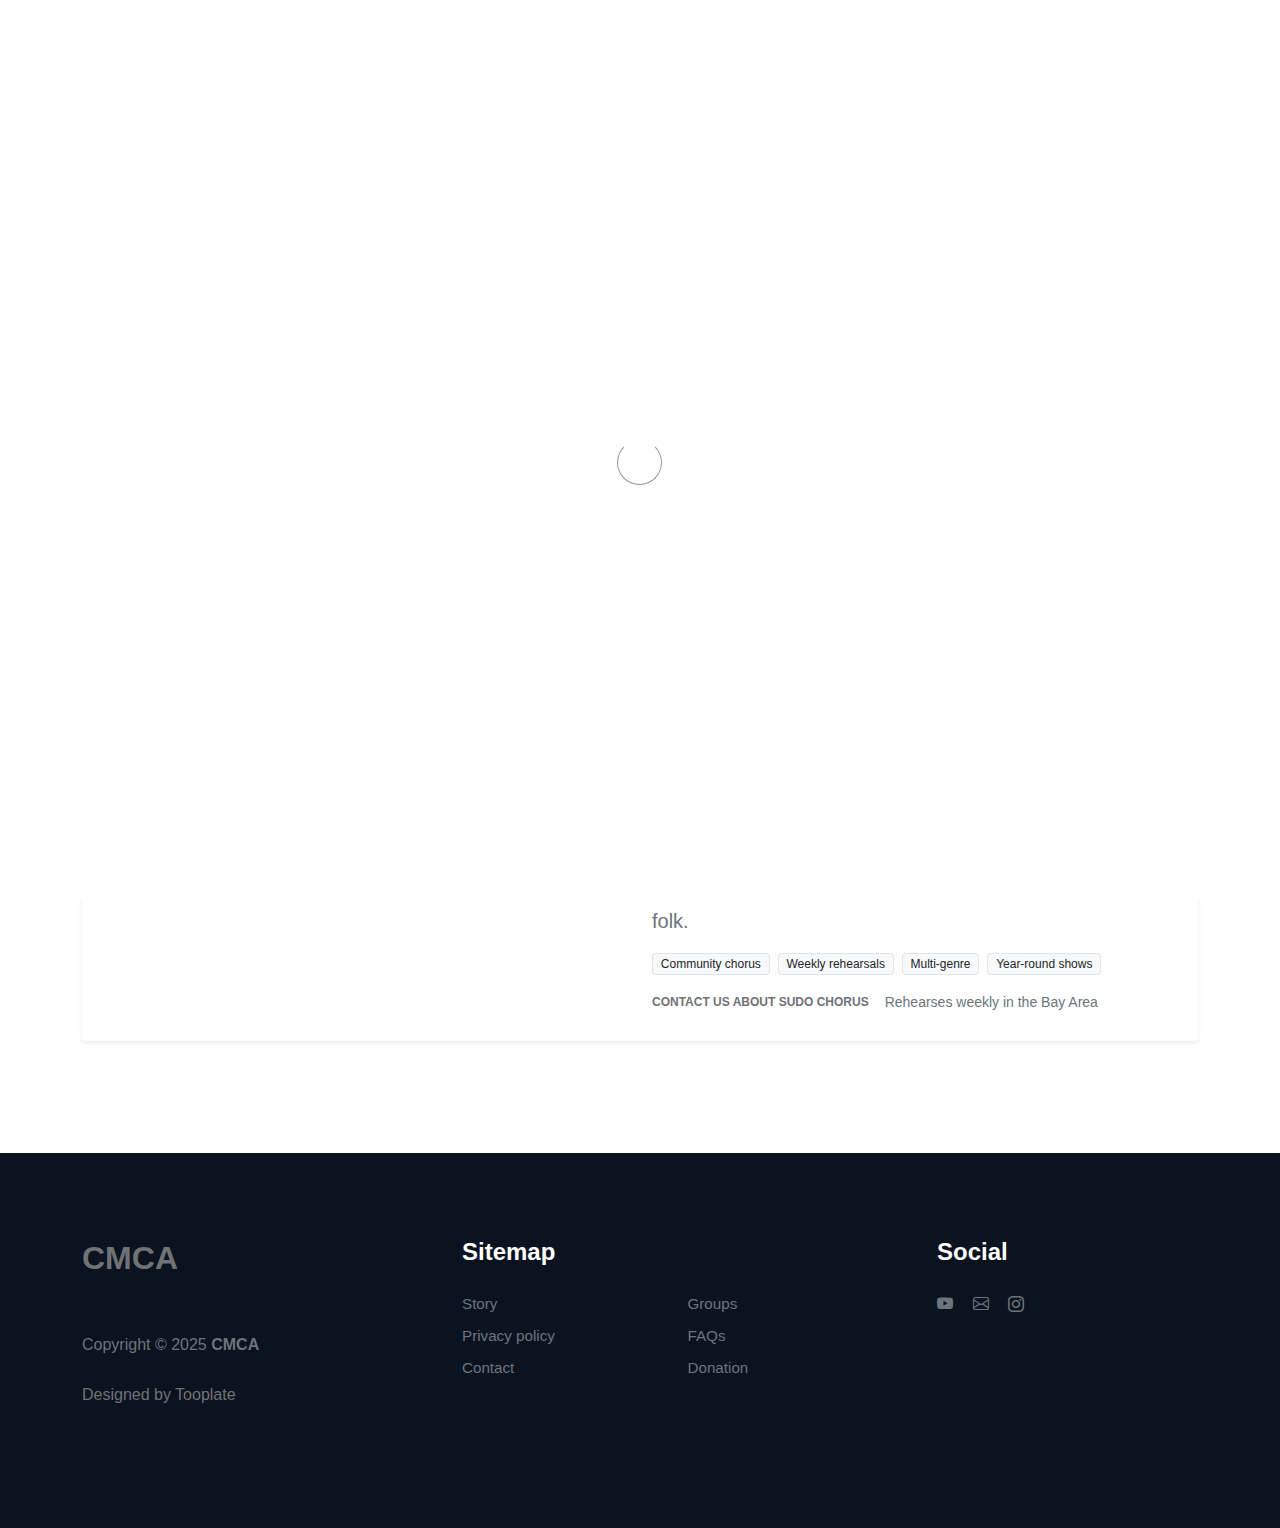
<file: groups.html>
<!DOCTYPE html>
<html lang="en">
  <head>
    <meta charset="utf-8" />
    <meta name="viewport" content="width=device-width, initial-scale=1" />
    <meta name="description" content="Explore CMCA groups: Sudo Chorus, Find A Cappella, the Mandarin A Cappella Workshop, and Láirén Improv — descriptions, videos, and how to join." />
    <meta name="author" content="Chinese Music and Culture Association (CMCA)" />

    <title>Groups - CMCA</title>

    <!-- CSS FILES -->
    <link rel="preconnect" href="https://fonts.googleapis.com" />
    <link rel="preconnect" href="https://fonts.gstatic.com" crossorigin />
    <link href="https://fonts.googleapis.com/css2?family=Inter:wght@100;300;400;700;900&display=swap" rel="stylesheet" />
    <link href="css/bootstrap.min.css" rel="stylesheet" />
    <link href="css/bootstrap-icons.css" rel="stylesheet" />
    <link href="css/slick.css" rel="stylesheet" />
    <link href="css/tooplate-little-fashion.css" rel="stylesheet" />
    <link href="css/custom.css" rel="stylesheet" />

    <link rel="canonical" href="https://findacappella.com/groups.html" />

    <meta property="og:title" content="Groups - CMCA" />
    <meta property="og:description" content="CMCA runs Sudo Chorus, Find A Cappella, a monthly Mandarin A Cappella Workshop, and Láirén Improv. Watch performances and get involved." />
    <meta property="og:type" content="website" />
    <meta property="og:url" content="https://findacappella.com/groups.html" />
    <meta property="og:image" content="https://findacappella.com/images/Logo-2022.jpeg" />
    <meta name="twitter:card" content="summary_large_image" />
    <meta name="twitter:title" content="Groups - CMCA" />
    <meta name="twitter:description" content="CMCA runs Sudo Chorus, Find A Cappella, a monthly Mandarin A Cappella Workshop, and Láirén Improv. Watch performances and get involved." />

    <style>
      /* Subtle, design-aligned enhancements */
      .card-hover {
        transition: transform 0.25s ease, box-shadow 0.25s ease;
      }
      .card-hover:hover,
      .card-hover:focus-within {
        transform: translateY(-4px);
        box-shadow: 0 0.75rem 1.5rem rgba(0, 0, 0, 0.08);
      }
      .fade-up {
        opacity: 0;
        transform: translateY(12px);
        transition: opacity 0.5s ease, transform 0.5s ease;
      }
      .fade-up.revealed {
        opacity: 1;
        transform: none;
      }
      @media (prefers-reduced-motion: reduce) {
        .card-hover,
        .fade-up {
          transition: none !important;
          transform: none !important;
        }
      }
      .badge-soft {
        background-color: #f8f9fa;
        color: #212529;
        border: 1px solid rgba(0, 0, 0, 0.08);
        font-weight: 500;
      }
      .nav-pills .nav-link {
        border-radius: 999px;
      }
    </style>
  </head>

  <body>
    <div data-include="skip"></div>

    <div data-include="preloader"></div>

    <main id="main">
      <div data-include="navbar"></div>

      <header class="site-header section-padding d-flex justify-content-center align-items-center">
        <div class="container">
          <div class="row">
            <div class="col-lg-10 col-12">
              <h1 data-i18n="groups.header.title" data-i18n-html="true">
                <span class="d-block text-primary">Our</span>
                <span class="d-block text-dark">Groups</span>
              </h1>
              <p class="text-muted mt-3" data-i18n="groups.header.subtitle">Programs that welcome beginners and experienced performers alike.</p>
            </div>
          </div>
        </div>
      </header>

      <section class="section-padding">
        <div class="container">
          <!-- Tabs: switch between groups without endless scrolling -->
          <div class="row justify-content-center">
            <div class="col-12">
              <ul class="nav nav-pills justify-content-center gap-2" id="groupTabs" role="tablist" aria-label="Group tabs">
                <li class="nav-item" role="presentation">
                  <button class="nav-link active" id="sudo-tab" data-bs-toggle="tab" data-bs-target="#sudo" type="button" role="tab" aria-controls="sudo" aria-selected="true" data-i18n="groups.tabs.sudo">Sudo Chorus</button>
                </li>
                <li class="nav-item" role="presentation">
                  <button class="nav-link" id="find-tab" data-bs-toggle="tab" data-bs-target="#find" type="button" role="tab" aria-controls="find" aria-selected="false" data-i18n="groups.tabs.find">Find A Cappella</button>
                </li>
                <li class="nav-item" role="presentation">
                  <button class="nav-link" id="workshop-tab" data-bs-toggle="tab" data-bs-target="#workshop" type="button" role="tab" aria-controls="workshop" aria-selected="false" data-i18n="groups.tabs.workshop">Mandarin A Cappella Workshop</button>
                </li>
                <li class="nav-item" role="presentation">
                  <button class="nav-link" id="lairen-tab" data-bs-toggle="tab" data-bs-target="#lairen" type="button" role="tab" aria-controls="lairen" aria-selected="false" data-i18n="groups.tabs.lairen">Láirén Improv</button>
                </li>
              </ul>
            </div>
          </div>

          <div class="tab-content mt-4" id="groupTabsContent">
            <!-- Sudo Chorus -->
            <div class="tab-pane fade show active" id="sudo" role="tabpanel" aria-labelledby="sudo-tab">
              <div class="card border-0 shadow-sm card-hover fade-up">
                <div class="card-body p-lg-4">
                  <div class="row gy-4 align-items-center">
                    <div class="col-lg-6 col-12">
                      <div class="ratio ratio-16x9">
                        <iframe src="https://www.youtube.com/embed/dMcbWs6qmR8?si=fY9MUJjHKb4RDt89" title="Sudo Chorus performance video" allow="accelerometer; autoplay; clipboard-write; encrypted-media; gyroscope; picture-in-picture; web-share" referrerpolicy="strict-origin-when-cross-origin" allowfullscreen></iframe>
                      </div>
                    </div>
                    <div class="col-lg-6 col-12">
                      <h2 class="h3 mb-3" data-i18n="groups.sudo.title">Sudo Chorus</h2>
                      <p class="text-muted" data-i18n="groups.sudo.desc">A community chorus (also known as Sudo Choir) made up of passionate amateur and semi‑professional singers. The group rehearses weekly and performs multiple times a year across genres—pop, musical theater, classical, and folk.</p>
                      <div class="d-flex flex-wrap gap-2 mb-3" aria-label="Key facts">
                        <span class="badge badge-soft" data-i18n="groups.sudo.badge1">Community chorus</span>
                        <span class="badge badge-soft" data-i18n="groups.sudo.badge2">Weekly rehearsals</span>
                        <span class="badge badge-soft" data-i18n="groups.sudo.badge3">Multi‑genre</span>
                        <span class="badge badge-soft" data-i18n="groups.sudo.badge4">Year‑round shows</span>
                      </div>
                      <div class="d-flex flex-wrap gap-3 align-items-center">
                        <a href="contact.html?subject=Sudo%20Chorus%20%E2%80%94%20I%27d%20like%20to%20sing" class="custom-link" data-i18n="groups.sudo.cta">
                          Contact us about Sudo Chorus
                          <i class="bi-arrow-right ms-2" aria-hidden="true"></i>
                        </a>
                        <span class="text-muted small" data-i18n="groups.sudo.note">Rehearses weekly in the Bay Area</span>
                      </div>
                    </div>
                  </div>
                </div>
              </div>
            </div>

            <!-- Find A Cappella -->
            <div class="tab-pane fade" id="find" role="tabpanel" aria-labelledby="find-tab">
              <div class="card border-0 shadow-sm card-hover fade-up">
                <div class="card-body p-lg-4">
                  <div class="row gy-4 align-items-center">
                    <div class="col-lg-6 col-12">
                      <div class="ratio ratio-16x9">
                        <iframe src="https://www.youtube.com/embed/hZueapMMnOQ?si=GAos-z6qKffs1dic" title="Find A Cappella performance video" allow="accelerometer; autoplay; clipboard-write; encrypted-media; gyroscope; picture-in-picture; web-share" referrerpolicy="strict-origin-when-cross-origin" allowfullscreen></iframe>
                      </div>
                    </div>
                    <div class="col-lg-6 col-12">
                      <h2 class="h3 mb-3" data-i18n="groups.find.title">Find A Cappella</h2>
                      <p class="text-muted" data-i18n="groups.find.desc">A semi‑professional a cappella group with fixed members. We rehearse weekly and hold major concerts annually—performing pop, musical theater, jazz, folk, and sacred music, all voice‑only.</p>
                      <div class="d-flex flex-wrap gap-2 mb-3" aria-label="Key facts">
                        <span class="badge badge-soft" data-i18n="groups.find.badge1">Semi‑professional</span>
                        <span class="badge badge-soft" data-i18n="groups.find.badge2">Fixed members</span>
                        <span class="badge badge-soft" data-i18n="groups.find.badge3">Annual concerts</span>
                        <span class="badge badge-soft" data-i18n="groups.find.badge4">All‑vocal</span>
                      </div>
                      <div class="d-flex flex-wrap gap-3 align-items-center">
                        <a href="contact.html?subject=Find%20A%20Cappella%20%E2%80%94%20Audition%20or%20collaboration" class="custom-link" data-i18n="groups.find.cta">
                          Contact us about Find A Cappella
                          <i class="bi-arrow-right ms-2" aria-hidden="true"></i>
                        </a>
                        <span class="text-muted small" data-i18n="groups.find.note">Audition inquiries welcome</span>
                      </div>
                    </div>
                  </div>
                </div>
              </div>
            </div>

            <!-- Mandarin Workshop -->
            <div class="tab-pane fade" id="workshop" role="tabpanel" aria-labelledby="workshop-tab">
              <div class="card border-0 shadow-sm card-hover fade-up">
                <div class="card-body p-lg-4">
                  <div class="row gy-4 align-items-center">
                    <div class="col-lg-6 col-12">
                      <div class="ratio ratio-16x9">
                        <iframe src="https://www.youtube.com/embed/H1eaoFozwU8?si=ATbpRniwISU7mCWb" title="Mandarin A Cappella Workshop highlights" allow="accelerometer; autoplay; clipboard-write; encrypted-media; gyroscope; picture-in-picture; web-share" referrerpolicy="strict-origin-when-cross-origin" allowfullscreen></iframe>
                      </div>
                    </div>
                    <div class="col-lg-6 col-12">
                      <h2 class="h3 mb-3" data-i18n="groups.workshop.title">Mandarin A Cappella Workshop</h2>
                      <p class="text-muted" data-i18n="groups.workshop.desc">A welcoming, drop‑in monthly workshop for anyone interested in Mandarin‑language a cappella—no prior experience required. Learn vocal techniques, blend, and harmony in a relaxed community setting.</p>
                      <div class="d-flex flex-wrap gap-2 mb-3" aria-label="Key facts">
                        <span class="badge badge-soft" data-i18n="groups.workshop.badge1">Monthly</span>
                        <span class="badge badge-soft" data-i18n="groups.workshop.badge2">Mandarin focus</span>
                        <span class="badge badge-soft" data-i18n="groups.workshop.badge3">Beginner friendly</span>
                        <span class="badge badge-soft" data-i18n="groups.workshop.badge4">Community</span>
                      </div>
                      <div class="d-flex flex-wrap gap-3 align-items-center">
                        <a href="contact.html?subject=Workshop%20%E2%80%94%20Please%20send%20next%20date" class="custom-link" data-i18n="groups.workshop.cta">
                          Ask about the next workshop
                          <i class="bi-arrow-right ms-2" aria-hidden="true"></i>
                        </a>
                        <span class="text-muted small" data-i18n="groups.workshop.note">Everyone is welcome</span>
                      </div>
                    </div>
                  </div>
                </div>
              </div>
            </div>

            <!-- LairenImprov -->
            <div class="tab-pane fade" id="lairen" role="tabpanel" aria-labelledby="lairen-tab">
              <div class="card border-0 shadow-sm card-hover fade-up">
                <div class="card-body p-lg-4">
                  <div class="row gy-4 align-items-center">
                    <div class="col-lg-6 col-12">
                      <img src="images/来人即兴.jpg" class="img-fluid rounded" alt="Láirén Improv group photo" loading="lazy" />
                    </div>
                    <div class="col-lg-6 col-12">
                      <h2 class="h3 mb-3" data-i18n="groups.lairen.title">Láirén Improv</h2>
                      <p class="text-muted" data-i18n="groups.lairen.p1">Láirén Improv, founded in 2023, is the first Chinese-language improv comedy group in the Bay Area. With our monthly improv show and improv workshops, we're here to free every hardworking soul!</p>
                      <p class="text-muted" data-i18n="groups.lairen.p2">Nobody really dislikes improv — they just haven't tried it yet! We're on a mission to help more people discover improv, discover Chinese improv, and discover Láirén Improv!</p>
                      <div class="d-flex flex-wrap gap-2 mb-3" aria-label="Key facts">
                        <span class="badge badge-soft" data-i18n="groups.lairen.badge1">Improv comedy</span>
                        <span class="badge badge-soft" data-i18n="groups.lairen.badge2">Monthly shows</span>
                        <span class="badge badge-soft" data-i18n="groups.lairen.badge3">Chinese-language</span>
                        <span class="badge badge-soft" data-i18n="groups.lairen.badge4">Workshops</span>
                      </div>
                      <div class="d-flex flex-wrap gap-3 align-items-center">
                        <a href="https://www.eventbrite.com/e/1672139206379" target="_blank" rel="noopener noreferrer" class="custom-link" data-i18n="groups.lairen.cta">
                          View upcoming shows
                          <i class="bi-arrow-right ms-2" aria-hidden="true"></i>
                        </a>
                        <span class="text-muted small" data-i18n="groups.lairen.note">Monthly performances in the Bay Area</span>
                      </div>
                    </div>
                  </div>
                </div>
              </div>
            </div>
          </div>
        </div>
      </section>
    </main>

    <div data-include="footer"></div>

    <!-- JAVASCRIPT FILES -->
    <script src="js/jquery.min.js"></script>
    <script src="js/bootstrap.bundle.min.js"></script>
    <script src="js/Headroom.js"></script>
    <script src="js/jQuery.headroom.js"></script>
    <script src="js/slick.min.js"></script>
    <script src="js/includes.js"></script>
    <script src="js/i18n.js"></script>
    <script src="js/custom.js"></script>
    <script>
      // Reveal-on-scroll for gentle motion
      (function () {
        const prefersReduced = window.matchMedia("(prefers-reduced-motion: reduce)").matches;
        if (prefersReduced) return;
        const els = document.querySelectorAll(".fade-up");
        const io = new IntersectionObserver(
          (entries) => {
            entries.forEach((e) => {
              if (e.isIntersecting) {
                e.target.classList.add("revealed");
                io.unobserve(e.target);
              }
            });
          },
          { threshold: 0.08 }
        );
        els.forEach((el) => io.observe(el));
      })();
    </script>
  </body>
</html>
</file>
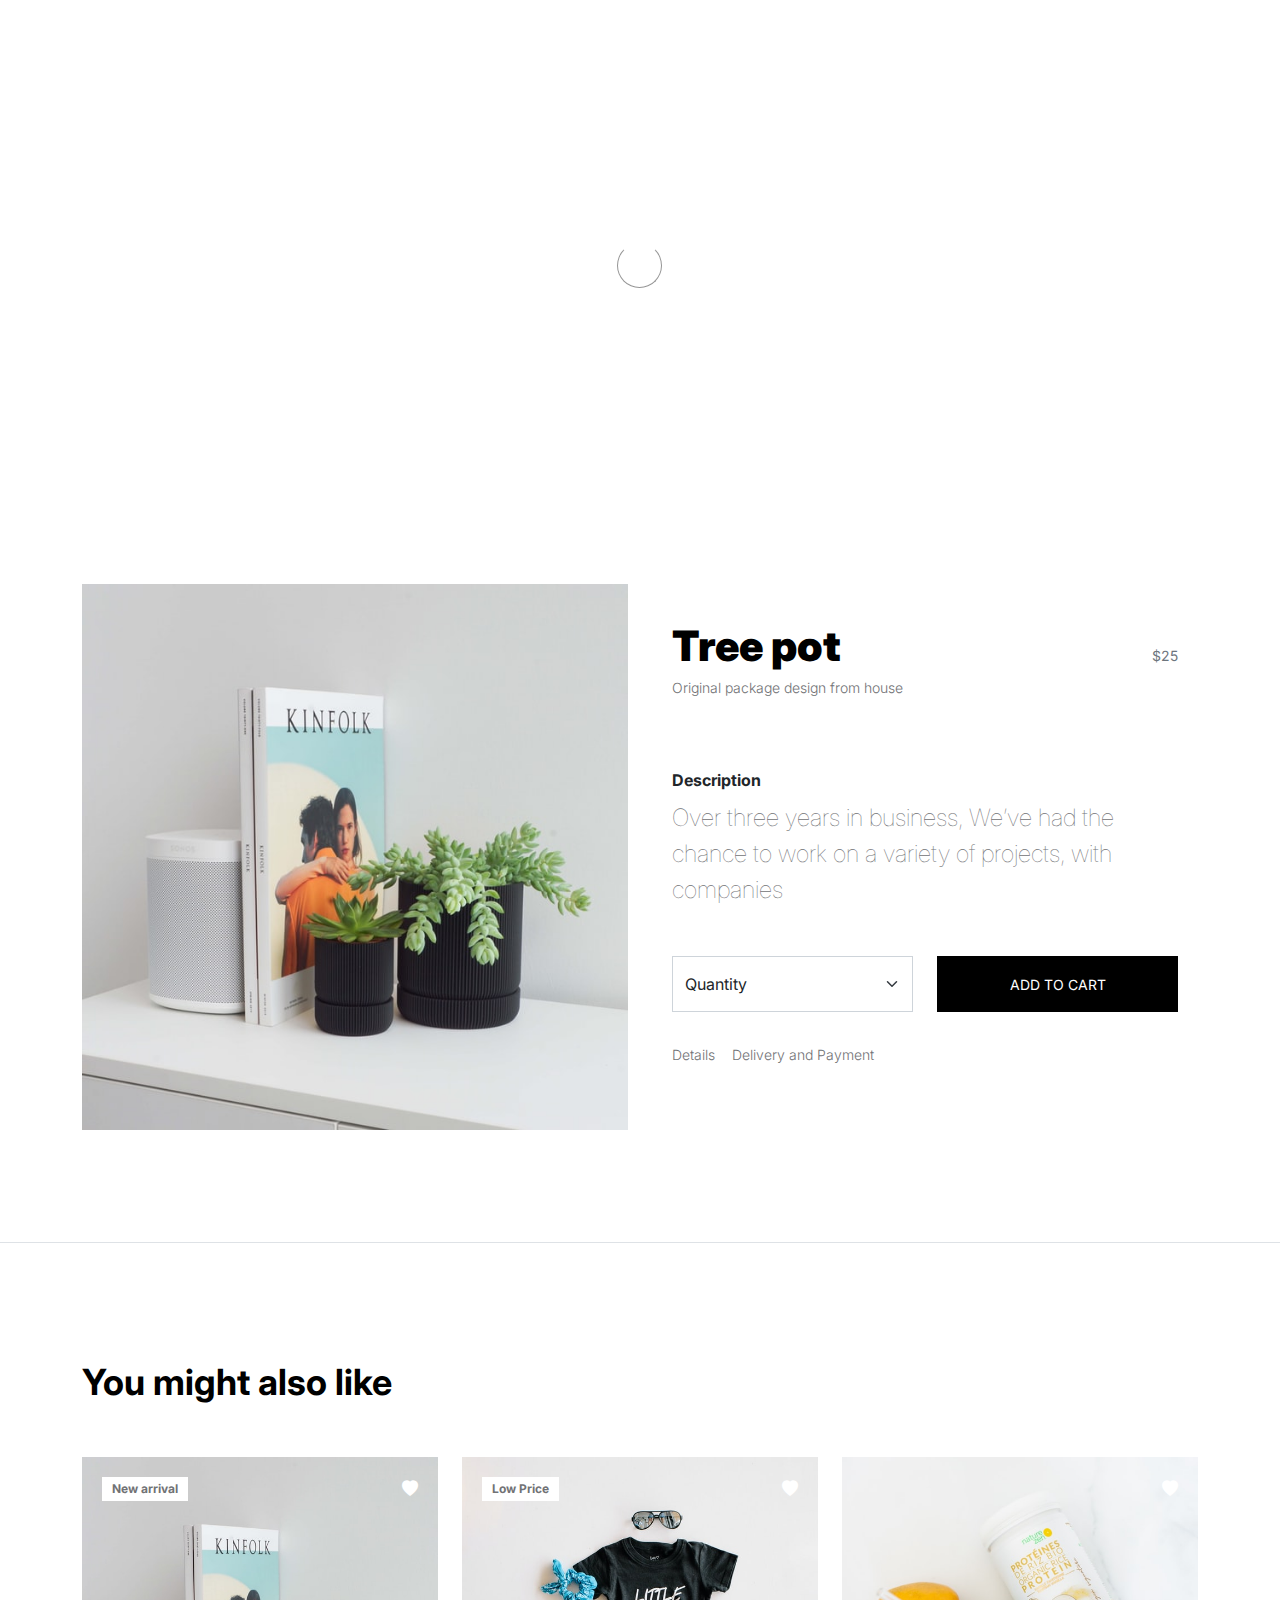
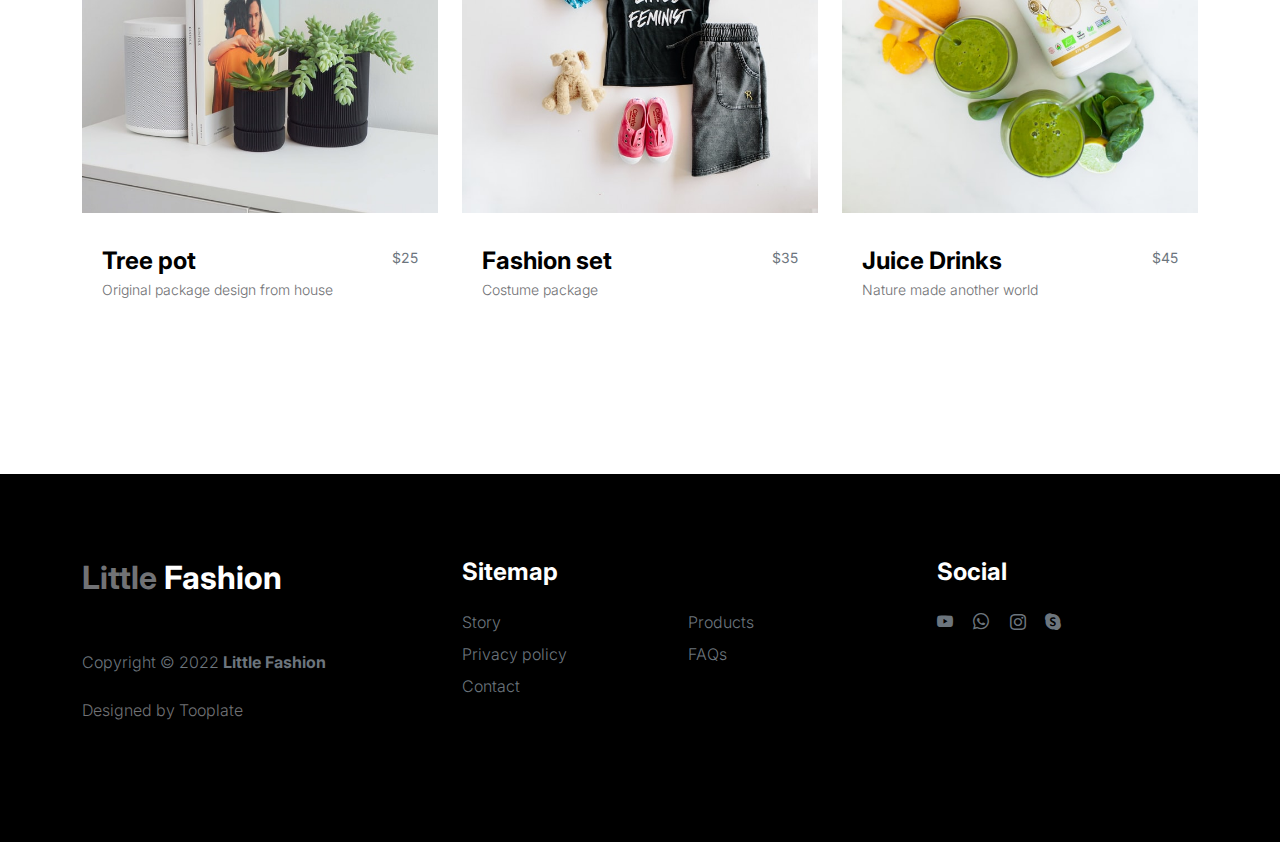
<file: product-detail.html>
<!doctype html>
<html lang="en">

<head>
    <meta charset="utf-8">
    <meta name="viewport" content="width=device-width, initial-scale=1">

    <meta name="description" content="">
    <meta name="author" content="">

    <title>Tooplate's Little Fashion - Product Detail</title>

    <!-- CSS FILES -->
    <link rel="preconnect" href="https://fonts.googleapis.com">

    <link rel="preconnect" href="https://fonts.gstatic.com" crossorigin>

    <link href="https://fonts.googleapis.com/css2?family=Inter:wght@100;300;400;700;900&display=swap" rel="stylesheet">

    <link href="css/bootstrap.min.css" rel="stylesheet">
    <link href="css/bootstrap-icons.css" rel="stylesheet">

    <link rel="stylesheet" href="css/slick.css" />

    <link href="css/tooplate-little-fashion.css" rel="stylesheet">
    <!--

Tooplate 2127 Little Fashion

https://www.tooplate.com/view/2127-little-fashion

-->
</head>

<body>

    <section class="preloader">
        <div class="spinner">
            <span class="sk-inner-circle"></span>
        </div>
    </section>

    <main>

        <nav class="navbar navbar-expand-lg">
            <div class="container">
                <button class="navbar-toggler" type="button" data-bs-toggle="collapse" data-bs-target="#navbarNav"
                    aria-controls="navbarNav" aria-expanded="false" aria-label="Toggle navigation">
                    <span class="navbar-toggler-icon"></span>
                </button>

                <a class="navbar-brand" href="index.html">
                    <strong><span>Little</span> Fashion</strong>
                </a>

                <div class="d-lg-none">
                    <a href="sign-in.html" class="bi-person custom-icon me-3"></a>

                    <a href="product-detail.html" class="bi-bag custom-icon"></a>
                </div>

                <div class="collapse navbar-collapse" id="navbarNav">
                    <ul class="navbar-nav mx-auto">
                        <li class="nav-item">
                            <a class="nav-link" href="index.html">Home</a>
                        </li>

                        <li class="nav-item">
                            <a class="nav-link" href="about.html">Story</a>
                        </li>

                        <li class="nav-item">
                            <a class="nav-link" href="products.html">Products</a>
                        </li>

                        <li class="nav-item">
                            <a class="nav-link" href="faq.html">FAQs</a>
                        </li>

                        <li class="nav-item">
                            <a class="nav-link" href="contact.html">Contact</a>
                        </li>
                    </ul>

                    <div class="d-none d-lg-block">
                        <a href="sign-in.html" class="bi-person custom-icon me-3"></a>

                        <a href="product-detail.html" class="bi-bag custom-icon"></a>
                    </div>
                </div>
            </div>
        </nav>

        <header class="site-header section-padding d-flex justify-content-center align-items-center">
            <div class="container">
                <div class="row">

                    <div class="col-lg-10 col-12">
                        <h1>
                            <span class="d-block text-primary">We provide you</span>
                            <span class="d-block text-dark">Fashionable Stuffs</span>
                        </h1>
                    </div>
                </div>
            </div>
        </header>

        <section class="product-detail section-padding">
            <div class="container">
                <div class="row">

                    <div class="col-lg-6 col-12">
                        <div class="product-thumb">
                            <img src="images/product/evan-mcdougall-qnh1odlqOmk-unsplash.jpeg"
                                class="img-fluid product-image" alt="">
                        </div>
                    </div>

                    <div class="col-lg-6 col-12">
                        <div class="product-info d-flex">
                            <div>
                                <h2 class="product-title mb-0">Tree pot</h2>

                                <p class="product-p">Original package design from house</p>
                            </div>

                            <small class="product-price text-muted ms-auto mt-auto mb-5">$25</small>
                        </div>

                        <div class="product-description">

                            <strong class="d-block mt-4 mb-2">Description</strong>

                            <p class="lead mb-5">Over three years in business, We’ve had the chance to work on a variety
                                of projects, with companies</p>
                        </div>

                        <div class="product-cart-thumb row">
                            <div class="col-lg-6 col-12">

                                <select class="form-select cart-form-select" id="inputGroupSelect01">
                                    <option selected>Quantity</option>
                                    <option value="1">1</option>
                                    <option value="2">2</option>
                                    <option value="3">3</option>
                                    <option value="4">4</option>
                                    <option value="5">5</option>
                                </select>
                            </div>

                            <div class="col-lg-6 col-12 mt-4 mt-lg-0">
                                <button type="submit" class="btn custom-btn cart-btn" data-bs-toggle="modal"
                                    data-bs-target="#cart-modal">Add to Cart</button>
                            </div>

                            <p>
                                <a href="#" class="product-additional-link">Details</a>

                                <a href="#" class="product-additional-link">Delivery and Payment</a>
                            </p>
                        </div>

                    </div>

                </div>
            </div>
        </section>

        <section class="related-product section-padding border-top">
            <div class="container">
                <div class="row">

                    <div class="col-12">
                        <h3 class="mb-5">You might also like</h3>
                    </div>

                    <div class="col-lg-4 col-12 mb-3">
                        <div class="product-thumb">
                            <a href="product-detail.html">
                                <img src="images/product/evan-mcdougall-qnh1odlqOmk-unsplash.jpeg"
                                    class="img-fluid product-image" alt="">
                            </a>

                            <div class="product-top d-flex">
                                <span class="product-alert me-auto">New arrival</span>

                                <a href="#" class="bi-heart-fill product-icon"></a>
                            </div>

                            <div class="product-info d-flex">
                                <div>
                                    <h5 class="product-title mb-0">
                                        <a href="product-detail.html" class="product-title-link">Tree pot</a>
                                    </h5>

                                    <p class="product-p">Original package design from house</p>
                                </div>

                                <small class="product-price text-muted ms-auto mt-auto mb-5">$25</small>
                            </div>
                        </div>
                    </div>

                    <div class="col-lg-4 col-12 mb-3">
                        <div class="product-thumb">
                            <a href="product-detail.html">
                                <img src="images/product/jordan-nix-CkCUvwMXAac-unsplash.jpeg"
                                    class="img-fluid product-image" alt="">
                            </a>

                            <div class="product-top d-flex">
                                <span class="product-alert">Low Price</span>

                                <a href="#" class="bi-heart-fill product-icon ms-auto"></a>
                            </div>

                            <div class="product-info d-flex">
                                <div>
                                    <h5 class="product-title mb-0">
                                        <a href="product-detail.html" class="product-title-link">Fashion set</a>
                                    </h5>

                                    <p class="product-p">Costume package</p>
                                </div>

                                <small class="product-price text-muted ms-auto mt-auto mb-5">$35</small>
                            </div>
                        </div>
                    </div>

                    <div class="col-lg-4 col-12">
                        <div class="product-thumb">
                            <a href="product-detail.html">
                                <img src="images/product/nature-zen-3Dn1BZZv3m8-unsplash.jpeg"
                                    class="img-fluid product-image" alt="">
                            </a>

                            <div class="product-top d-flex">
                                <a href="#" class="bi-heart-fill product-icon ms-auto"></a>
                            </div>

                            <div class="product-info d-flex">
                                <div>
                                    <h5 class="product-title mb-0">
                                        <a href="product-detail.html" class="product-title-link">Juice Drinks</a>
                                    </h5>

                                    <p class="product-p">Nature made another world</p>
                                </div>

                                <small class="product-price text-muted ms-auto mt-auto mb-5">$45</small>
                            </div>
                        </div>
                    </div>

                </div>
            </div>
        </section>

    </main>

    <footer class="site-footer">
        <div class="container">
            <div class="row">

                <div class="col-lg-3 col-10 me-auto mb-4">
                    <h4 class="text-white mb-3"><a href="index.html">Little</a> Fashion</h4>
                    <p class="copyright-text text-muted mt-lg-5 mb-4 mb-lg-0">Copyright © 2022 <strong>Little
                            Fashion</strong></p>
                    <br>
                    <p class="copyright-text">Designed by <a href="https://www.tooplate.com/"
                            target="_blank">Tooplate</a></p>
                </div>

                <div class="col-lg-5 col-8">
                    <h5 class="text-white mb-3">Sitemap</h5>

                    <ul class="footer-menu d-flex flex-wrap">
                        <li class="footer-menu-item"><a href="about.html" class="footer-menu-link">Story</a></li>

                        <li class="footer-menu-item"><a href="#" class="footer-menu-link">Products</a></li>

                        <li class="footer-menu-item"><a href="#" class="footer-menu-link">Privacy policy</a></li>

                        <li class="footer-menu-item"><a href="#" class="footer-menu-link">FAQs</a></li>

                        <li class="footer-menu-item"><a href="#" class="footer-menu-link">Contact</a></li>
                    </ul>
                </div>

                <div class="col-lg-3 col-4">
                    <h5 class="text-white mb-3">Social</h5>

                    <ul class="social-icon">

                        <li><a href="#" class="social-icon-link bi-youtube"></a></li>

                        <li><a href="#" class="social-icon-link bi-whatsapp"></a></li>

                        <li><a href="#" class="social-icon-link bi-instagram"></a></li>

                        <li><a href="#" class="social-icon-link bi-skype"></a></li>
                    </ul>
                </div>

            </div>
        </div>
    </footer>

    <!-- CART MODAL -->
    <div class="modal fade" id="cart-modal" tabindex="-1" aria-labelledby="exampleModalLabel" aria-hidden="true">
        <div class="modal-dialog modal-dialog-centered modal-lg">
            <div class="modal-content border-0">
                <div class="modal-header flex-column">
                    <button type="button" class="btn-close" data-bs-dismiss="modal" aria-label="Close"></button>
                </div>

                <div class="modal-body">
                    <div class="row">
                        <div class="col-lg-6 col-12 mt-4 mt-lg-0">
                            <img src="images/product/evan-mcdougall-qnh1odlqOmk-unsplash.jpeg"
                                class="img-fluid product-image" alt="">
                        </div>

                        <div class="col-lg-6 col-12 mt-3 mt-lg-0">
                            <h3 class="modal-title" id="exampleModalLabel">Tree pot</h3>

                            <p class="product-price text-muted mt-3">$25</p>

                            <p class="product-p">Quatity: <span class="ms-1">4</span></p>

                            <p class="product-p">Colour: <span class="ms-1">Black</span></p>

                            <p class="product-p pb-3">Size: <span class="ms-1">S/S</span></p>

                            <div class="border-top mt-4 pt-3">
                                <p class="product-p"><strong>Total: <span class="ms-1">$100</span></strong></p>
                            </div>

                        </div>
                    </div>
                </div>

                <div class="modal-footer">
                    <div class="row w-50">
                        <button type="button" class="btn custom-btn cart-btn ms-lg-4">Checkout</button>
                    </div>
                </div>
            </div>

        </div>
    </div>

    <!-- JAVASCRIPT FILES -->
    <script src="js/jquery.min.js"></script>
    <script src="js/bootstrap.bundle.min.js"></script>
    <script src="js/Headroom.js"></script>
    <script src="js/jQuery.headroom.js"></script>
    <script src="js/slick.min.js"></script>
    <script src="js/custom.js"></script>

</body>

</html>
</file>
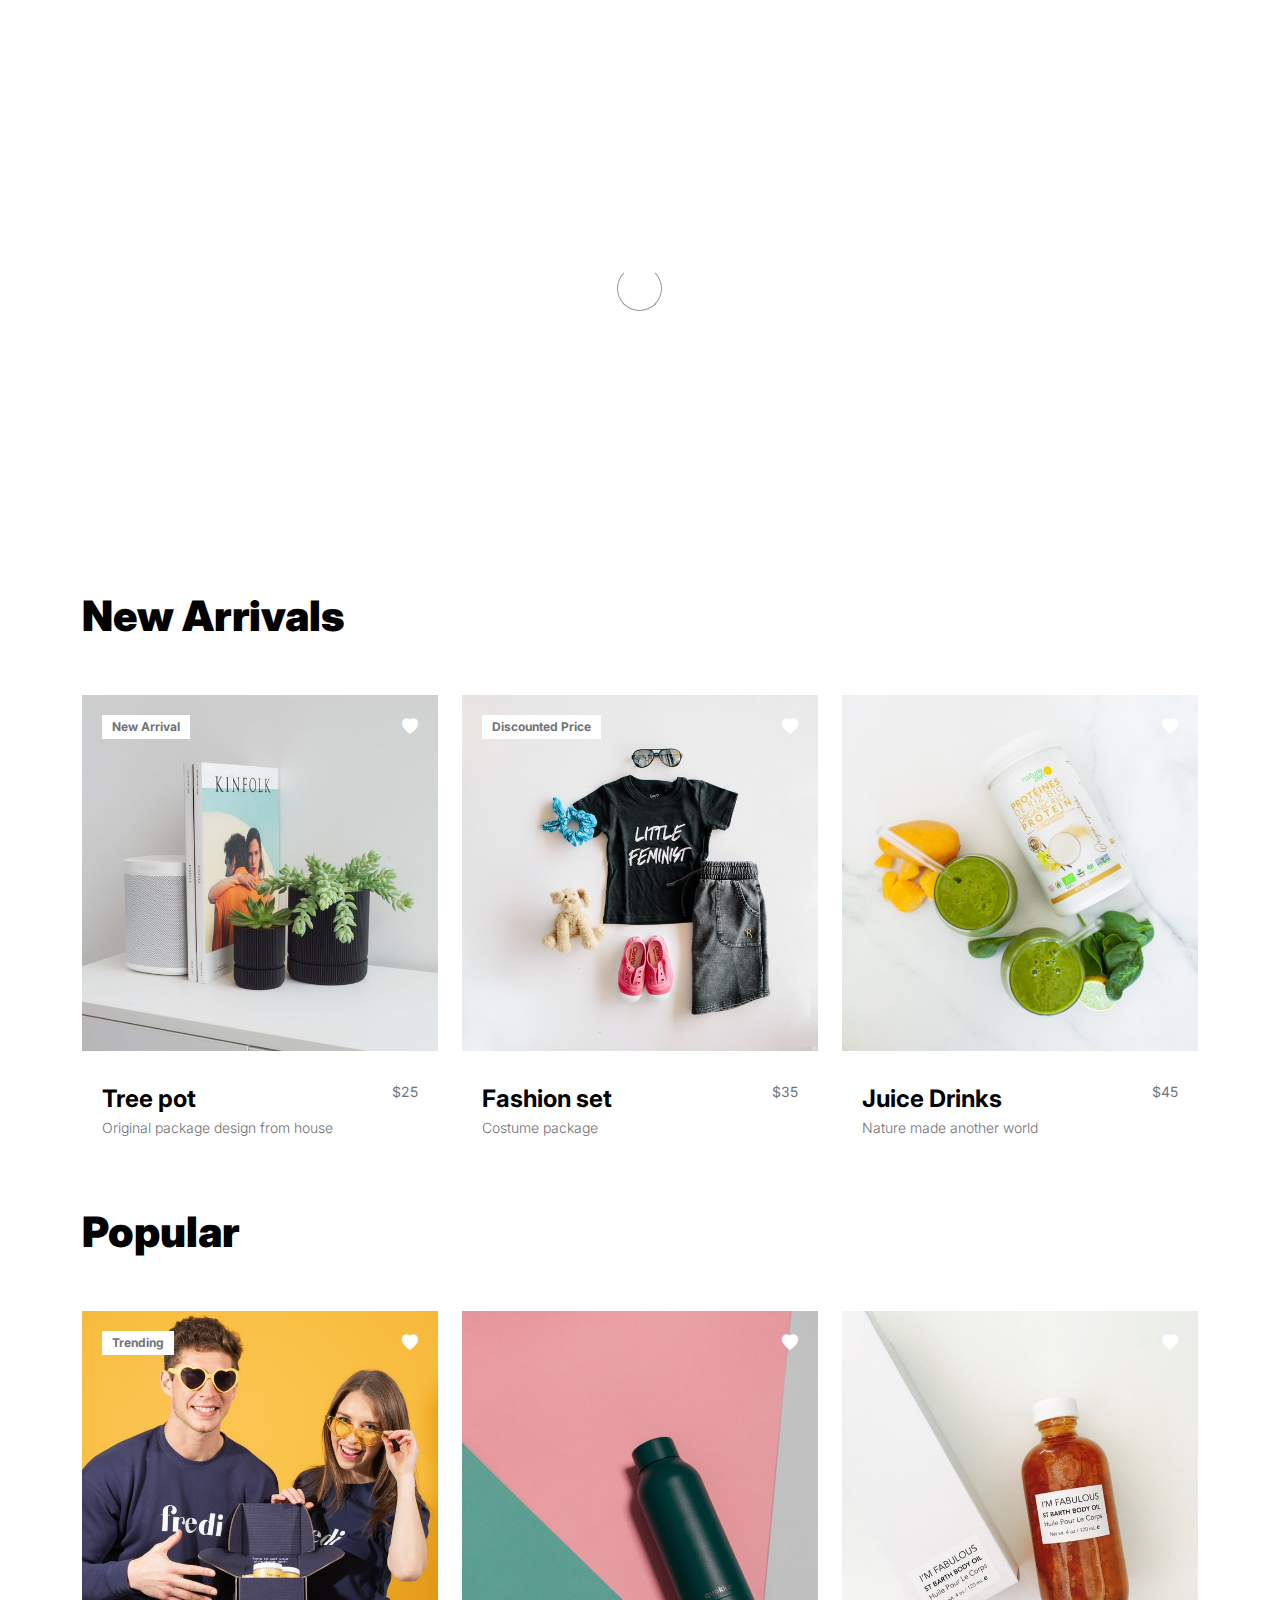
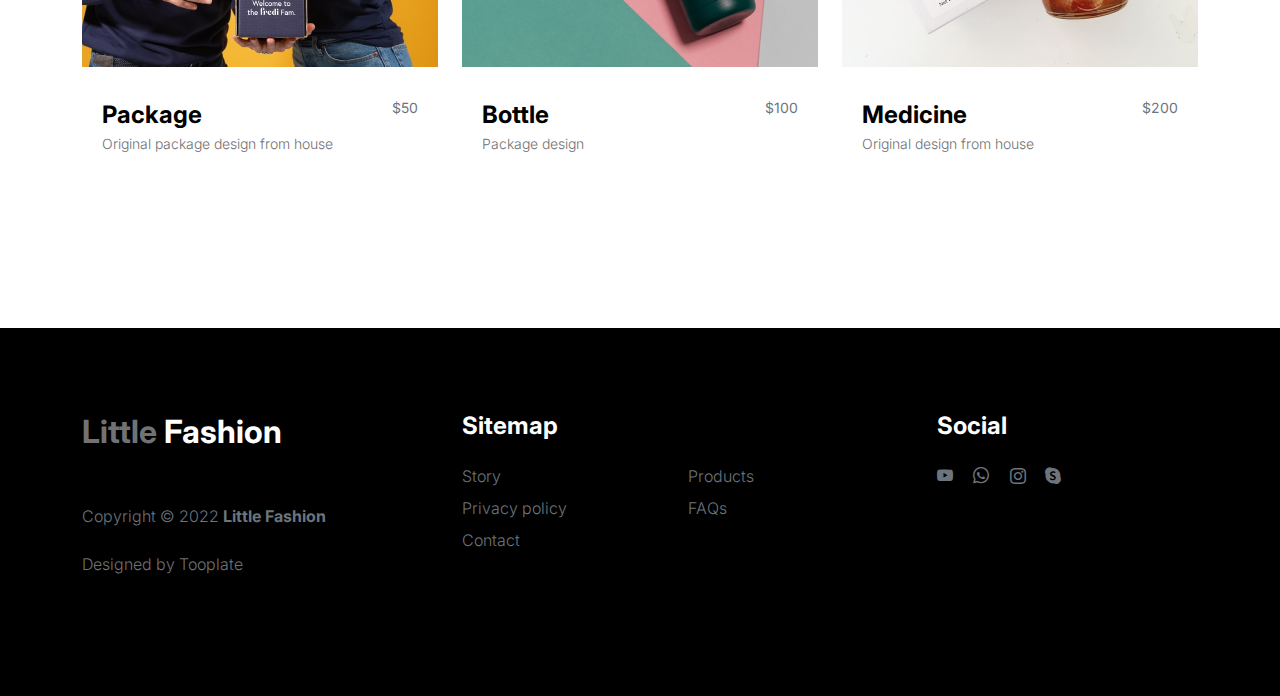
<file: products.html>
<!doctype html>
<html lang="en">
    <head>
        <meta charset="utf-8">
        <meta name="viewport" content="width=device-width, initial-scale=1">

        <meta name="description" content="">
        <meta name="author" content="">

        <title>Tooplate's Little Fashion - Products</title>

        <!-- CSS FILES -->
        <link rel="preconnect" href="https://fonts.googleapis.com">

        <link rel="preconnect" href="https://fonts.gstatic.com" crossorigin>

        <link href="https://fonts.googleapis.com/css2?family=Inter:wght@100;300;400;700;900&display=swap" rel="stylesheet">

        <link href="css/bootstrap.min.css" rel="stylesheet">
        <link href="css/bootstrap-icons.css" rel="stylesheet">

        <link rel="stylesheet" href="css/slick.css"/>

        <link href="css/tooplate-little-fashion.css" rel="stylesheet">
<!--

Tooplate 2127 Little Fashion

https://www.tooplate.com/view/2127-little-fashion

-->
    </head>
    
    <body>

        <section class="preloader">
            <div class="spinner">
                <span class="sk-inner-circle"></span>
            </div>
        </section>
    
        <main>

            <nav class="navbar navbar-expand-lg">
                <div class="container">
                    <button class="navbar-toggler" type="button" data-bs-toggle="collapse" data-bs-target="#navbarNav" aria-controls="navbarNav" aria-expanded="false" aria-label="Toggle navigation">
                        <span class="navbar-toggler-icon"></span>
                    </button>

                    <a class="navbar-brand" href="index.html">
                        <strong><span>Little</span> Fashion</strong>
                    </a>

                    <div class="d-lg-none">
                        <a href="sign-in.html" class="bi-person custom-icon me-3"></a>

                        <a href="product-detail.html" class="bi-bag custom-icon"></a>
                    </div>

                    <div class="collapse navbar-collapse" id="navbarNav">
                        <ul class="navbar-nav mx-auto">
                            <li class="nav-item">
                                <a class="nav-link" href="index.html">Home</a>
                            </li>

                            <li class="nav-item">
                                <a class="nav-link" href="about.html">Story</a>
                            </li>

                            <li class="nav-item">
                                <a class="nav-link active" href="products.html">Products</a>
                            </li>

                            <li class="nav-item">
                                <a class="nav-link" href="faq.html">FAQs</a>
                            </li>

                            <li class="nav-item">
                                <a class="nav-link" href="contact.html">Contact</a>
                            </li>
                        </ul>

                        <div class="d-none d-lg-block">
                            <a href="sign-in.html" class="bi-person custom-icon me-3"></a>

                            <a href="product-detail.html" class="bi-bag custom-icon"></a>
                        </div>
                    </div>
                </div>
            </nav>

            <header class="site-header section-padding d-flex justify-content-center align-items-center">
                <div class="container">
                    <div class="row">

                        <div class="col-lg-10 col-12">
                            <h1>
                                <span class="d-block text-primary">Choose your</span>
                                <span class="d-block text-dark">favorite stuffs</span>
                            </h1>
                        </div>
                    </div>
                </div>
            </header>

            <section class="products section-padding">
                <div class="container">
                    <div class="row">
                        
                        <div class="col-12">
                            <h2 class="mb-5">New Arrivals</h2>
                        </div>

                        <div class="col-lg-4 col-12 mb-3">
                            <div class="product-thumb">
                                <a href="product-detail.html">
                                    <img src="images/product/evan-mcdougall-qnh1odlqOmk-unsplash.jpeg" class="img-fluid product-image" alt="">
                                </a>

                                <div class="product-top d-flex">
                                    <span class="product-alert me-auto">New Arrival</span>

                                    <a href="#" class="bi-heart-fill product-icon"></a>
                                </div>

                                <div class="product-info d-flex">
                                    <div>
                                        <h5 class="product-title mb-0">
                                            <a href="product-detail.html" class="product-title-link">Tree pot</a>
                                        </h5>

                                        <p class="product-p">Original package design from house</p>
                                    </div>

                                    <small class="product-price text-muted ms-auto">$25</small>
                                </div>
                            </div>
                        </div>

                        <div class="col-lg-4 col-12 mb-3">
                            <div class="product-thumb">
                                <a href="product-detail.html">
                                    <img src="images/product/jordan-nix-CkCUvwMXAac-unsplash.jpeg" class="img-fluid product-image" alt="">
                                </a>

                                <div class="product-top d-flex">
                                    <span class="product-alert">Discounted Price</span>

                                    <a href="#" class="bi-heart-fill product-icon ms-auto"></a>
                                </div>

                                <div class="product-info d-flex">
                                    <div>
                                        <h5 class="product-title mb-0">
                                            <a href="product-detail.html" class="product-title-link">Fashion set</a>
                                        </h5>

                                        <p class="product-p">Costume package</p>
                                    </div>

                                    <small class="product-price text-muted ms-auto">$35</small>
                                </div>
                            </div>
                        </div>

                        <div class="col-lg-4 col-12">
                            <div class="product-thumb">
                                <a href="product-detail.html">
                                    <img src="images/product/nature-zen-3Dn1BZZv3m8-unsplash.jpeg" class="img-fluid product-image" alt="">
                                </a>

                                <div class="product-top d-flex">
                                    <a href="#" class="bi-heart-fill product-icon ms-auto"></a>
                                </div>

                                <div class="product-info d-flex">
                                    <div>
                                        <h5 class="product-title mb-0">
                                            <a href="product-detail.html" class="product-title-link">Juice Drinks</a>
                                        </h5>

                                        <p class="product-p">Nature made another world</p>
                                    </div>

                                    <small class="product-price text-muted ms-auto">$45</small>
                                </div>
                            </div>
                        </div>

                        <div class="col-12">
                            <h2 class="mb-5">Popular</h2>
                        </div>

                        <div class="col-lg-4 col-12 mb-3">
                            <div class="product-thumb">
                                <a href="product-detail.html">
                                    <img src="images/product/team-fredi-8HRKoay8VJE-unsplash.jpeg" class="img-fluid product-image" alt="">
                                </a>

                                <div class="product-top d-flex">
                                    <span class="product-alert">Trending</span>

                                    <a href="#" class="bi-heart-fill product-icon ms-auto"></a>
                                </div>

                                <div class="product-info d-flex">
                                    <div>
                                        <h5 class="product-title mb-0">
                                            <a href="product-detail.html" class="product-title-link">Package</a>
                                        </h5>

                                        <p class="product-p">Original package design from house</p>
                                    </div>

                                    <small class="product-price text-muted ms-auto">$50</small>
                                </div>
                            </div>
                        </div>

                        <div class="col-lg-4 col-12 mb-3">
                            <div class="product-thumb">
                                <a href="product-detail.html">
                                    <img src="images/product/quokkabottles-kFc1_G1GvKA-unsplash.jpeg" class="img-fluid product-image" alt="">
                                </a>

                                <div class="product-top d-flex">
                                    <a href="#" class="bi-heart-fill product-icon ms-auto"></a>
                                </div>

                                <div class="product-info d-flex">
                                    <div>
                                        <h5 class="product-title mb-0">
                                            <a href="product-detail.html" class="product-title-link">Bottle</a>
                                        </h5>

                                        <p class="product-p">Package design</p>
                                    </div>

                                    <small class="product-price text-muted ms-auto">$100</small>
                                </div>
                            </div>
                        </div>

                        <div class="col-lg-4 col-12 mb-3">
                            <div class="product-thumb">
                                <a href="product-detail.html">
                                    <img src="images/product/anis-m-WnVrO-DvxcE-unsplash.jpeg" class="img-fluid product-image" alt="">
                                </a>

                                <div class="product-top d-flex">
                                    <a href="#" class="bi-heart-fill product-icon ms-auto"></a>
                                </div>

                                <div class="product-info d-flex">
                                    <div>
                                        <h5 class="product-title mb-0">
                                            <a href="product-detail.html" class="product-title-link">Medicine</a>
                                        </h5>

                                        <p class="product-p">Original design from house</p>
                                    </div>

                                    <small class="product-price text-muted ms-auto">$200</small>
                                </div>
                            </div>
                        </div>

                    </div>
                </div>
            </section>

        </main>

        <footer class="site-footer">
            <div class="container">
                <div class="row">

                    <div class="col-lg-3 col-10 me-auto mb-4">
                        <h4 class="text-white mb-3"><a href="index.html">Little</a> Fashion</h4>
                        <p class="copyright-text text-muted mt-lg-5 mb-4 mb-lg-0">Copyright © 2022 <strong>Little Fashion</strong></p>
                        <br>
                        <p class="copyright-text">Designed by <a href="https://www.tooplate.com/" target="_blank">Tooplate</a></p>
                    </div>

                    <div class="col-lg-5 col-8">
                        <h5 class="text-white mb-3">Sitemap</h5>

                        <ul class="footer-menu d-flex flex-wrap">
                            <li class="footer-menu-item"><a href="about.html" class="footer-menu-link">Story</a></li>

                            <li class="footer-menu-item"><a href="#" class="footer-menu-link">Products</a></li>

                            <li class="footer-menu-item"><a href="#" class="footer-menu-link">Privacy policy</a></li>

                            <li class="footer-menu-item"><a href="#" class="footer-menu-link">FAQs</a></li>

                            <li class="footer-menu-item"><a href="#" class="footer-menu-link">Contact</a></li>
                        </ul>
                    </div>

                    <div class="col-lg-3 col-4">
                        <h5 class="text-white mb-3">Social</h5>

                        <ul class="social-icon">

                            <li><a href="#" class="social-icon-link bi-youtube"></a></li>

                            <li><a href="#" class="social-icon-link bi-whatsapp"></a></li>

                            <li><a href="#" class="social-icon-link bi-instagram"></a></li>

                            <li><a href="#" class="social-icon-link bi-skype"></a></li>
                        </ul>
                    </div>

                </div>
            </div>
        </footer>

        <!-- JAVASCRIPT FILES -->
        <script src="js/jquery.min.js"></script>
        <script src="js/bootstrap.bundle.min.js"></script>
        <script src="js/Headroom.js"></script>
        <script src="js/jQuery.headroom.js"></script>
        <script src="js/slick.min.js"></script>
        <script src="js/custom.js"></script>

    </body>
</html>
</file>
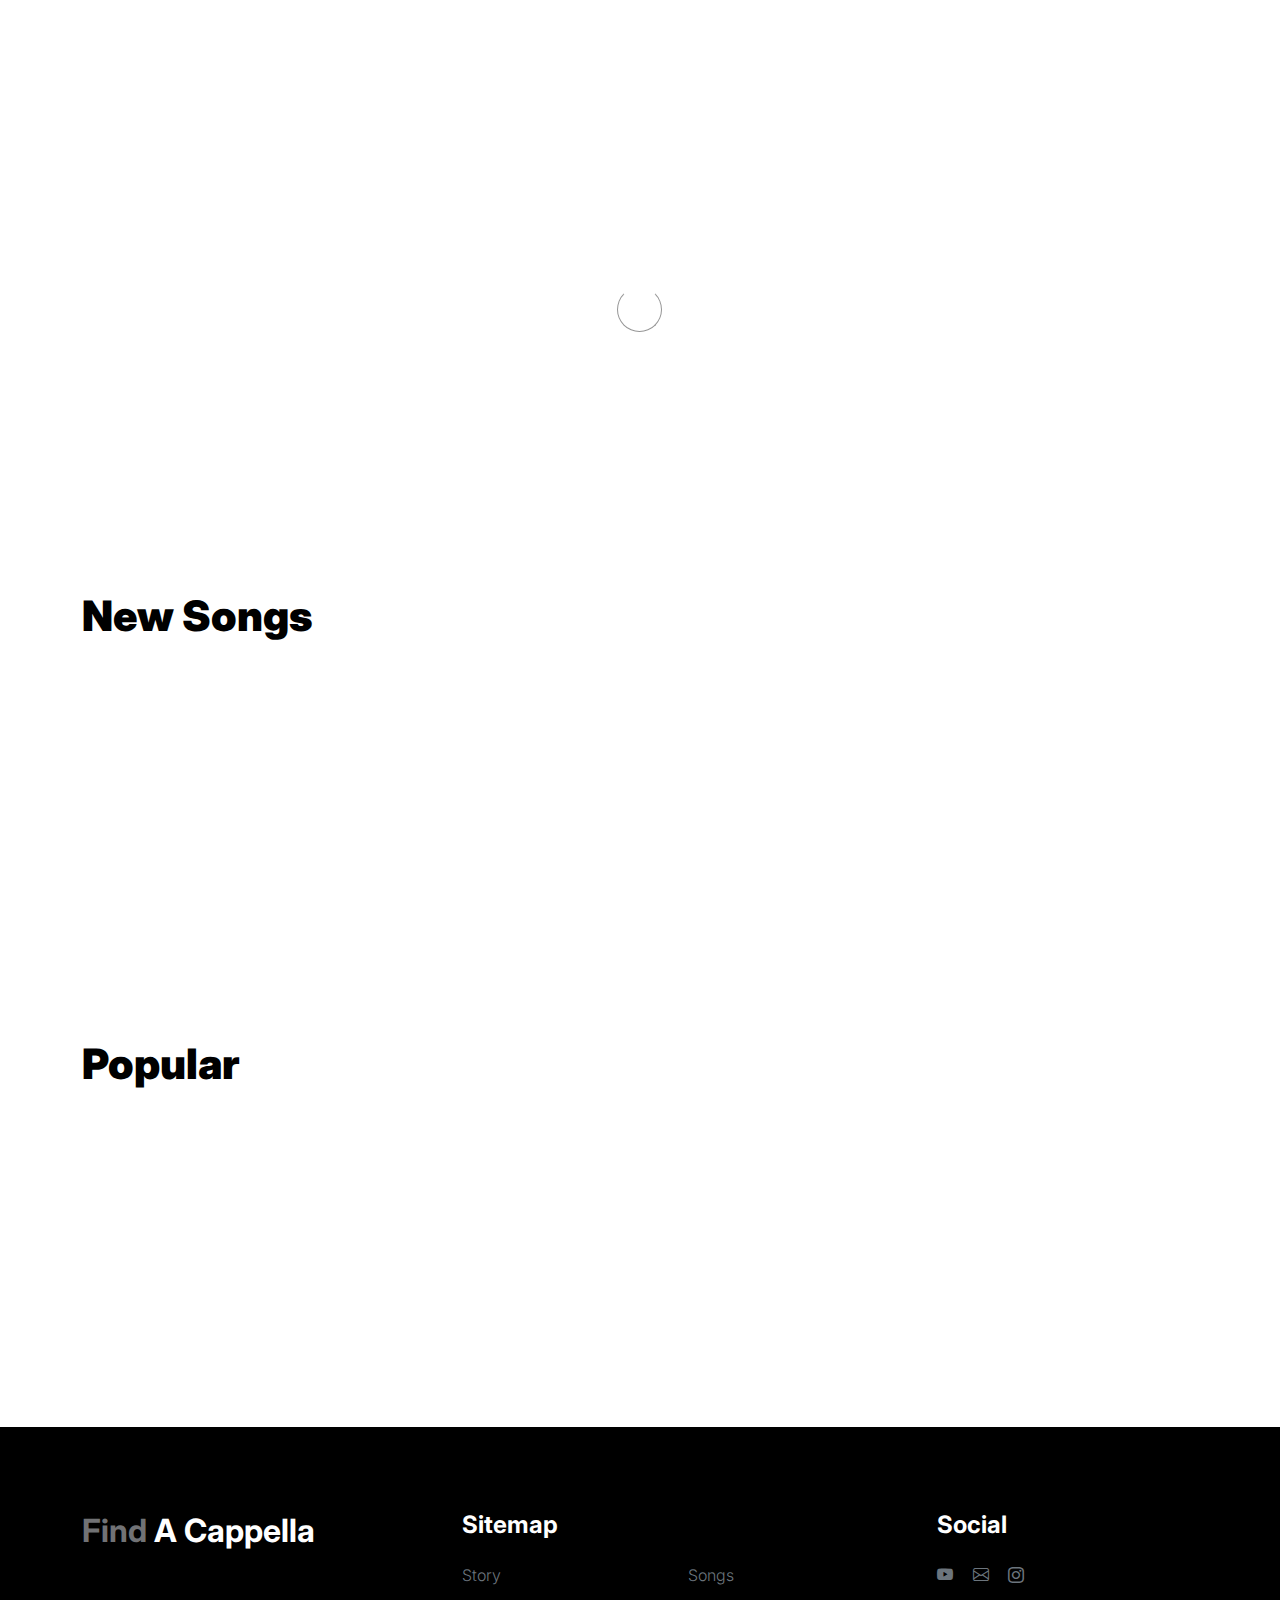
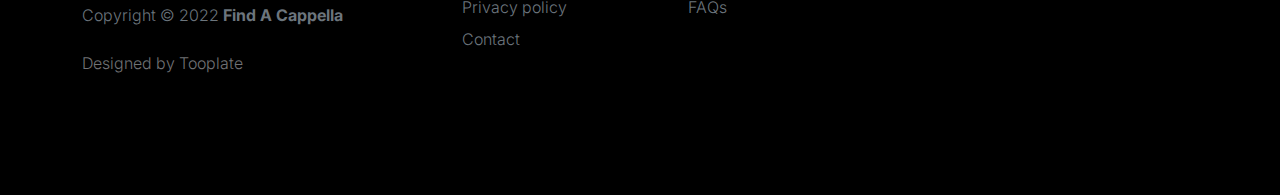
<file: songs.html>
<!doctype html>
<html lang="en">

<head>
    <meta charset="utf-8">
    <meta name="viewport" content="width=device-width, initial-scale=1">

    <meta name="description" content="">
    <meta name="author" content="">

    <title>Find A Cappella - Songs Page</title>

    <!-- CSS FILES -->
    <link rel="preconnect" href="https://fonts.googleapis.com">

    <link rel="preconnect" href="https://fonts.gstatic.com" crossorigin>

    <link href="https://fonts.googleapis.com/css2?family=Inter:wght@100;300;400;700;900&display=swap" rel="stylesheet">

    <link href="css/bootstrap.min.css" rel="stylesheet">
    <link href="css/bootstrap-icons.css" rel="stylesheet">

    <link rel="stylesheet" href="css/slick.css" />

    <link href="css/tooplate-little-fashion.css" rel="stylesheet">
    <!--

Tooplate 2127 Little Fashion

https://www.tooplate.com/view/2127-little-fashion

-->
</head>

<body>

    <section class="preloader">
        <div class="spinner">
            <span class="sk-inner-circle"></span>
        </div>
    </section>

    <main>

        <nav class="navbar navbar-expand-lg">
            <div class="container">
                <button class="navbar-toggler" type="button" data-bs-toggle="collapse" data-bs-target="#navbarNav"
                    aria-controls="navbarNav" aria-expanded="false" aria-label="Toggle navigation">
                    <span class="navbar-toggler-icon"></span>
                </button>

                <a class="navbar-brand" href="index.html">
                    <strong><span>Find</span> A Cappella</strong>
                </a>

                <div class="collapse navbar-collapse" id="navbarNav">
                    <ul class="navbar-nav mx-auto">
                        <li class="nav-item">
                            <a class="nav-link" href="index.html">Home</a>
                        </li>

                        <li class="nav-item">
                            <a class="nav-link" href="about.html">About</a>
                        </li>

                        <li class="nav-item">
                            <a class="nav-link active" href="songs.html">Songs</a>
                        </li>

                        <li class="nav-item">
                            <a class="nav-link" href="faq.html">FAQs</a>
                        </li>

                        <li class="nav-item">
                            <a class="nav-link" href="contact.html">Contact</a>
                        </li>
                    </ul>
                </div>
            </div>
        </nav>

        <header class="site-header section-padding d-flex justify-content-center align-items-center">
            <div class="container">
                <div class="row">

                    <div class="col-lg-10 col-12">
                        <h1>
                            <span class="d-block text-primary">Our</span>
                            <span class="d-block text-dark">songs</span>
                        </h1>
                    </div>
                </div>
            </div>
        </header>

        <section class="products section-padding">
            <div class="container">
                <div class="row">

                    <div class="col-12">
                        <h2 class="mb-5">New Songs</h2>
                    </div>
                    <div class="col-lg-4 col-12 mb-3">
                        <iframe width="560" height="315"
                            src="https://www.youtube.com/embed/6dk5UamZaC4?si=Map8tsfSjt4TZHqC"
                            title="YouTube video player" frameborder="0"
                            allow="accelerometer; autoplay; clipboard-write; encrypted-media; gyroscope; picture-in-picture; web-share"
                            referrerpolicy="strict-origin-when-cross-origin" allowfullscreen></iframe>
                    </div>

                    <div class="col-lg-4 col-12 mb-3">
                        <iframe width="560" height="315"
                            src="https://www.youtube.com/embed/n3Q6z6USfVU?si=EF_yspT4B2rVoAR0"
                            title="YouTube video player" frameborder="0"
                            allow="accelerometer; autoplay; clipboard-write; encrypted-media; gyroscope; picture-in-picture; web-share"
                            referrerpolicy="strict-origin-when-cross-origin" allowfullscreen></iframe>
                    </div>

                    <div class="col-lg-4 col-12 mb-3">
                        <iframe width="560" height="315"
                            src="https://www.youtube.com/embed/M6YDviBUUCY?si=iJg_Ex2k8tHiS2IQ"
                            title="YouTube video player" frameborder="0"
                            allow="accelerometer; autoplay; clipboard-write; encrypted-media; gyroscope; picture-in-picture; web-share"
                            referrerpolicy="strict-origin-when-cross-origin" allowfullscreen></iframe>
                    </div>

                    <div class="col-12">
                        <h2 class="mb-5">Popular</h2>
                    </div>

                    <div class="col-lg-4 col-12 mb-3">
                        <iframe
                            src="//player.bilibili.com/player.html?isOutside=true&aid=382902519&bvid=BV1sZ4y1U7nG&cid=568817336&p=1"
                            scrolling="no" border="0" frameborder="no" framespacing="0" allowfullscreen="true"></iframe>
                    </div>

                    <div class="col-lg-4 col-12 mb-3">
                        <iframe
                            src="//player.bilibili.com/player.html?isOutside=true&aid=347326192&bvid=BV1Wd4y1w7G6&cid=887048193&p=1"
                            scrolling="no" border="0" frameborder="no" framespacing="0" allowfullscreen="true"></iframe>
                    </div>

                    <div class="col-lg-4 col-12 mb-3">
                        <iframe
                            src="//player.bilibili.com/player.html?isOutside=true&aid=945001989&bvid=BV1FW4y1t76F&cid=888035873&p=1"
                            scrolling="no" border="0" frameborder="no" framespacing="0" allowfullscreen="true"></iframe>
                    </div>

                </div>
            </div>
        </section>

    </main>

    <footer class="site-footer">
        <div class="container">
            <div class="row">

                <div class="col-lg-3 col-10 me-auto mb-4">
                    <h4 class="text-white mb-3"><a href="index.html">Find</a> A Cappella</h4>
                    <p class="copyright-text text-muted mt-lg-5 mb-4 mb-lg-0">Copyright © 2022 <strong>Find A
                            Cappella</strong></p>
                    <br>
                    <p class="copyright-text">Designed by <a href="https://www.tooplate.com/"
                            target="_blank">Tooplate</a></p>
                </div>

                <div class="col-lg-5 col-8">
                    <h5 class="text-white mb-3">Sitemap</h5>

                    <ul class="footer-menu d-flex flex-wrap">
                        <li class="footer-menu-item"><a href="about.html" class="footer-menu-link">Story</a></li>

                        <li class="footer-menu-item"><a href="songs.html" class="footer-menu-link">Songs</a></li>

                        <li class="footer-menu-item"><a href="#" class="footer-menu-link">Privacy policy</a></li>

                        <li class="footer-menu-item"><a href="faq.html" class="footer-menu-link">FAQs</a></li>

                        <li class="footer-menu-item"><a href="contact.html" class="footer-menu-link">Contact</a></li>
                    </ul>
                </div>

                <div class="col-lg-3 col-4">
                    <h5 class="text-white mb-3">Social</h5>

                    <ul class="social-icon">

                        <li><a href="https://space.bilibili.com/1015903583" class="social-icon-link bi-youtube"></a>
                        </li>

                        <li><a href="mailto:findacappella@gmail.com" class="social-icon-link bi-envelope"></a></li>

                        <li><a href="https://www.instagram.com/find_a_cappella"
                                class="social-icon-link bi-instagram"></a></li>
                    </ul>
                </div>

            </div>
        </div>
    </footer>

    <!-- JAVASCRIPT FILES -->
    <script src="js/jquery.min.js"></script>
    <script src="js/bootstrap.bundle.min.js"></script>
    <script src="js/Headroom.js"></script>
    <script src="js/jQuery.headroom.js"></script>
    <script src="js/slick.min.js"></script>
    <script src="js/custom.js"></script>

</body>

</html>
</file>
<file: css/tooplate-little-fashion.css>
/*

Tooplate 2127 Little Fashion

https://www.tooplate.com/view/2127-little-fashion

*/


/*---------------------------------------
  CUSTOM PROPERTIES ( VARIABLES )             
-----------------------------------------*/
:root {
  --white-color:                #FFFFFF;
  --primary-color:              #FF4400;
  --section-bg-color:           #f0f8ff;
  --dark-color:                 #000000;
  --grey-color:                 #d0d1d1;
  --p-color:                    #717275;

  --body-font-family:           'Inter', sans-serif;

  --h5-font-size:               24px;
  --p-font-size:                20px;
  --copyright-text-font-size:   16px;
  --product-link-font-size:     14px;
  --custom-link-font-size:      12px;

  --font-weight-thin:           100;
  --font-weight-light:          300;
  --font-weight-normal:         400;
  --font-weight-bold:           700;
  --font-weight-black:          900;
}

body,
html {
  height: 100%;
}

html {
  scroll-behavior: smooth;
}

@media screen and (prefers-reduced-motion: reduce) {
  html {
    scroll-behavior: auto;
  }
}

body {
    background: var(--white-color);
    font-family: var(--body-font-family);    
    position: relative;
}

/*---------------------------------------
  TYPOGRAPHY               
-----------------------------------------*/

h2,
h3,
h4,
h5,
h6 {
  color: var(--dark-color);
  line-height: inherit;
}

h1,
h2,
h3,
h4,
h5,
h6 {
  font-weight: var(--font-weight-bold);
}

h1,
h2 {
  font-weight: var(--font-weight-black);
}

h1 {
  font-size: 64px;
  line-height: normal;
}

h2 {
  font-size: 42px;
}

h3 {
  font-size: 36px;
}

h4 {
  font-size: 32px;
}

h5 {
  font-size: 24px;
}

h6 {
  font-size: 20px;
}

p {
  color: var(--p-color);
  font-size: var(--p-font-size);
  font-weight: var(--font-weight-light);
}

a, 
button {
  touch-action: manipulation;
  transition: all 0.3s;
}

a {
  color: var(--p-color);
  text-decoration: none;
}

a:hover {
  color: var(--primary-color);
}

.text-primary {
  color: var(--primary-color) !important;
}

::selection {
  background: var(--primary-color);
  color: var(--white-color);
}

/*---------------------------------------
  CUSTOM LINK               
-----------------------------------------*/
.custom-link {
  color: var(--p-color);
  font-size: var(--custom-link-font-size);
  font-weight: var(--font-weight-bold);
  text-transform: uppercase;
  position: relative;
}

.custom-link i {
  position: absolute;
  opacity: 0;
  bottom: 0;
  left: 100%;
  transition: all 0.3s;
  line-height: normal;
}

.custom-link:hover i {
  opacity: 1;
  left: 101%;
}

.lead {
  font-size: 1.5rem;
  font-weight: var(--font-weight-thin);
}

b,
strong {
  font-weight: var(--font-weight-bold);
}

/*---------------------------------------
  PRE LOADER               
-----------------------------------------*/
.preloader {
  position: fixed;
  top: 0;
  left: 0;
  width: 100%;
  height: 100%;
  z-index: 99999;
  display: flex;
  flex-flow: row nowrap;
  justify-content: center;
  align-items: center;
  background: none repeat scroll 0 0 var(--white-color);
}

.spinner {
  border: 1px solid transparent;
  border-radius: 5px;
  position: relative;
}

.spinner::before {
  content: '';
  box-sizing: border-box;
  position: absolute;
  top: 50%;
  left: 50%;
  width: 45px;
  height: 45px;
  margin-top: -10px;
  margin-left: -23px;
  border-radius: 50%;
  border: 1px solid #959595;
  border-top-color: var(--white-color);
  animation: spinner .9s linear infinite;
}

@keyframes spinner {
  to {transform: rotate(360deg);}
}

/*---------------------------------------
  CUSTOM BUTTON & ICON              
-----------------------------------------*/
.custom-btn {
  background: var(--dark-color);
  border-radius: 50px;
  color: var(--white-color);
  font-size: var(--copyright-text-font-size);
  text-transform: uppercase;
  padding: 16.50px 20px;
}

.social-btn {
  background: transparent;
  border: 1px solid var(--grey-color);
  color: var(--dark-color);
  text-transform: none;
}

.social-btn:hover {
  border-color: transparent;
}

.cart-form-select {
  border-radius: 0;
  padding-top: 15px;
  padding-bottom: 15px;
}

.cart-btn {
  border-radius: 0;
  width: 100%;
  font-size: var(--product-link-font-size);
}

.custom-btn:hover,
.slick-slideshow .custom-btn:hover {
  background: var(--primary-color);
  color: var(--white-color);
}

.custom-icon {
  color: var(--p-color);
  font-size: 24px;
}

.custom-icon {
  display: inline-block;
  vertical-align: middle;
}

.bi-bag.custom-icon {
  font-size: 17px;
}

.featured-icon {
  color: var(--grey-color);
  font-size: 52px;
}

/*---------------------------------------
  DIV SEPARATOR               
-----------------------------------------*/
.div-separator {
  position: relative;
}

.div-separator::before {
  content: "";
  height: 1px;
  background: var(--grey-color);
  display: block;
  width: 100%;
}

.div-separator span {
  position: absolute;
  top: 50%;
  margin-left: -22.5px;
  left: 50%;
  text-align: center;
  background: var(--white-color);
  margin-top: -11px;
  color: var(--dark-color);
  font-weight: var(--font-weight-bold);
  font-size: 14px;
  width: 35px;
  text-transform: uppercase;
}

/*---------------------------------------
  FULL IMAGE               
-----------------------------------------*/
.full-image-img {
  display: block;
  position: absolute;
  z-index: -1;
  right: 0;
  width: 100%;
  bottom: -120px;
  min-width: 650px;
}

@media (min-width: 1600px) {
  .full-image-img {
    bottom: -200px;
  }
}

/*---------------------------------------
  NAVIGATION               
-----------------------------------------*/
.navbar {
  background: var(--white-color);
  position: fixed;
  top: 0;
  right: 0;
  left: 0;
  padding: 25px 0;
  z-index: 2;
  will-change: transform;
  transition: transform 300ms linear;
}

.navbar span, h2 span, h4 span {
	color: var(--primary-color);
}

.navbar.headroom--not-top {
  padding: 20px 0;
}

.headroom--pinned {
  transform: translate(0, 0);
}

.headroom--unpinned {
  transform: translate(0, -150%);
}

.navbar-brand {
  color: var(--dark-color);
  font-size: 24px;
  font-weight: var(--font-weight-light);
  margin: 0;
  padding: 0;
}

.navbar-expand-lg .navbar-nav .nav-link {
  display: inline-block;
  padding: 0;
  margin-right: 1.5rem;
  margin-left: 1.5rem;
}

.nav-link {
  color: var(--p-color);
  font-size: 16px;
  position: relative;
}

.navbar .nav-link::after {
  position: absolute;
  top: 100%;
  left: 0;
  width: 100%;
  height: 2px;
  background: var(--grey-color);
  content: '';
  opacity: 0;
  -webkit-transition: opacity 0.3s, -webkit-transform 0.3s;
  -moz-transition: opacity 0.3s, -moz-transform 0.3s;
  transition: opacity 0.3s, transform 0.3s;
  -webkit-transform: translateY(10px);
  -moz-transform: translateY(10px);
  transform: translateY(10px);
}

.navbar .nav-link.active::after, 
.navbar .nav-link:hover::after {
  opacity: 1;
  -webkit-transform: translateY(0px);
  -moz-transform: translateY(0px);
  transform: translateY(0px);
}

.navbar .nav-link.active,
.navbar .nav-link:hover {
  color: var(--primary-color);
}

.nav-link:focus, 
.nav-link:hover {
  color: var(--p-color);
}

.navbar-toggler {
  border: 0;
  padding: 0;
  cursor: pointer;
  margin: 0;
  width: 30px;
  height: 35px;
  outline: none;
}

.navbar-toggler:focus {
  outline: none;
  box-shadow: none;
}

.navbar-toggler[aria-expanded="true"] .navbar-toggler-icon {
  background: transparent;
}

.navbar-toggler[aria-expanded="true"] .navbar-toggler-icon:before,
.navbar-toggler[aria-expanded="true"] .navbar-toggler-icon:after {
  transition: top 300ms 50ms ease, -webkit-transform 300ms 350ms ease;
  transition: top 300ms 50ms ease, transform 300ms 350ms ease;
  transition: top 300ms 50ms ease, transform 300ms 350ms ease, -webkit-transform 300ms 350ms ease;
  top: 0;
}

.navbar-toggler[aria-expanded="true"] .navbar-toggler-icon:before {
  transform: rotate(45deg);
}

.navbar-toggler[aria-expanded="true"] .navbar-toggler-icon:after {
  transform: rotate(-45deg);
}

.navbar-toggler .navbar-toggler-icon {
  background: var(--dark-color);
  transition: background 10ms 300ms ease;
  display: block;
  width: 30px;
  height: 2px;
  position: relative;
}

.navbar-toggler .navbar-toggler-icon::before,
.navbar-toggler .navbar-toggler-icon::after {
  transition: top 300ms 350ms ease, -webkit-transform 300ms 50ms ease;
  transition: top 300ms 350ms ease, transform 300ms 50ms ease;
  transition: top 300ms 350ms ease, transform 300ms 50ms ease, -webkit-transform 300ms 50ms ease;
  position: absolute;
  right: 0;
  left: 0;
  background: var(--dark-color);
  width: 30px;
  height: 2px;
  content: '';
}

.navbar-toggler .navbar-toggler-icon:before {
  top: -8px;
}

.navbar-toggler .navbar-toggler-icon:after {
  top: 8px;
}

/*---------------------------------------
  SITE HEADER              
-----------------------------------------*/
.site-header {
  background-color: var(--section-bg-color);
  position: relative;
  overflow: hidden;
  margin-top: 86px;
}

.site-header.section-padding {
  padding-top: 7rem;
  padding-bottom: 7rem;
}

.site-header.section-padding-img {
  padding-top: 10rem;
  padding-bottom: 10rem;
}

.header-image {
  position: absolute;
  top: 0;
  right: 0;
  width: 50%;
  height: 100%;
  object-fit: cover;
}

/*---------------------------------------
  SLICK SLIDESHOW               
-----------------------------------------*/
@media (min-width: 992px) {
  .slick-slideshow {
    height: 100vh;
  }
}

.slick-slideshow {
  margin-top: 86px;
}

.slick-title {
  color: var(--white-color);
}

.slick-custom {
  position: relative;
}

.slick-custom img {
  width: 100%;
  object-fit: cover;
}

.slick-bottom {
  background: linear-gradient(to top, var(--dark-color), transparent 90%);
  position: absolute;
  z-index: 2;
  bottom: 0;
  right: 0;
  left: 0;
  width: 100%;
  height: 100%;
}

.slick-bottom .container {
  position: absolute;
  top: 40%;
  left: 50%;
  transform: translate(-50%, -40%);
}

.slick-overlay {
  background: linear-gradient(to top, #000, transparent 120%);
  position: absolute;
  top: 0;
  right: 0;
  bottom: 0;
  left: 0;
}

.slick-slideshow .custom-btn {
  font-weight: var(--font-weight-bold);
  display: inline-block;
  padding-right: 32px;
  padding-left: 32px;
}

@media (min-width: 576px) {
  .slick-slideshow .slick-dots {
    max-width: 540px;
  }
}

@media (min-width: 768px) {
  .slick-slideshow .slick-dots {
    max-width: 720px;
  }
}

@media (min-width: 992px) {
  .slick-slideshow .slick-dots {
    max-width: 960px;
  }
}

@media (min-width: 1200px) {
  .slick-slideshow .slick-dots {
    max-width: 1140px;
  }
}

@media (min-width: 1400px) {
  .slick-slideshow .slick-dots {
    max-width: 1320px;
  }
}

.slick-slideshow .slick-dots {
  position: absolute;
  z-index: 2;
  top: 50%;
  left: 0;
  right: 0;
  transform: translate(0, -50%);
  margin: 0 auto;
  padding: 0;
}

.slick-slideshow .slick-dots li {
  background: transparent;
  border: 5px solid rgba(255, 255, 255, 0.35);
  border-radius: 100%;
  display: block;
  width: 30px;
  height: 30px;
  margin: 10px;
  padding: 5px;
  margin-left: auto;
  cursor: pointer;
}

.slick-slideshow .slick-dots button {
  background: transparent;
  border: none;
  color: transparent;
  display: block;
  width: 100%;
  height: 0;
  margin: 0;
  padding: 0;
  outline: none;
  height: 0;
}

.slick-slideshow .slick-dots li:hover,
.slick-slideshow .slick-dots .slick-active {
  background: var(--white-color);
}

/*---------------------------------------
  CUSTOM CIRCLE IMAGES               
-----------------------------------------*/

.custom-circle-image {
  border-radius: 100px;
  width: 55px;
  height: 55px;
}

.custom-circle-image.team-image {
  width: 85px;
  height: 85px;
}

/*---------------------------------------
  TESTIMONIAL               
-----------------------------------------*/
.slick-testimonial .slick-list,
.slick-testimonial .slick-track {
  height: 100%;
}

.slick-testimonial {
  margin: auto;
}

.slick-testimonial-caption {
  quotes: '❝' '❞';
  position: relative;
  padding: 5rem 7rem;
}

.slick-testimonial-caption::before {
  content: open-quote;
  display: inline-block;
  color: var(--primary-color);
  font-family: auto;
  font-size: 100px;
  height: 0;
  position: absolute;
  top: 0;
  left: 0;
}

.slick-testimonial .slick-dots {
  text-align: center;
}

.slick-testimonial .slick-dots li {
  background: var(--grey-color);
  display: inline-block;
  vertical-align: top;
  width: 16%;
  height: 1px;
}

.slick-testimonial .slick-dots button {
  background: transparent;
  border: none;
  color: transparent;
  display: block;
  width: 100%;
  height: 0;
  margin: 0;
  padding: 0;
}

.slick-testimonial .slick-dots li:hover,
.slick-testimonial .slick-dots .slick-active {
  background: var(--dark-color);
}

/*---------------------------------------
  SECTION               
-----------------------------------------*/
section {
  content-visibility: auto;
  contain-intrinsic-size: 700px;
}

.section-padding {
  padding-top: 7rem;
  padding-bottom: 7rem;
}

.featured {
  background: var(--section-bg-color);
}

/*---------------------------------------
  ABOUT               
-----------------------------------------*/
.about .nav-pills .nav-item {
  width: 100%;
}

.about .nav-pills .nav-link {
  color: var(--grey-color);
  font-size: 18px;
  font-weight: var(--font-weight-bold);
  border-left: 1px solid var(--grey-color);
  border-radius: 0;
  padding-right: 0;
}

.about .nav-pills .nav-link:hover,
.about .nav-pills .nav-link.active, 
.about .nav-pills .show>.nav-link {
  background: transparent;
  border-left-color: var(--primary-color);
  color: var(--primary-color);
}

/*---------------------------------------
  FAQ ACCORDION               
-----------------------------------------*/
.accordion-item {
  background-color: transparent;
  border-top: 0;
  border-right: 0;
  border-left: 0;
}

.accordion-button {
  background-color: transparent;
  box-shadow: none;
}

.accordion-button:not(.collapsed) {
  background: transparent;
  box-shadow: none;
}

button:focus:not(:focus-visible) {
  border-color: transparent;
  box-shadow: none;
}

.accordion-body {
  border-top: 1px solid rgba(0,0,0,.125);
}

.accordion-button {
  font-size: 1.5rem;
  font-weight: var(--font-weight-normal);
  padding-top: 1.5rem;
  padding-right: 0;
  padding-bottom: 1.5rem;
  padding-left: 0;
}

.accordion-body {
  padding: 2rem 0;
}

/*---------------------------------------
  TEAM MEMBERS               
-----------------------------------------*/
.team {
  background: var(--grey-color);
}

.team-thumb {
  background: var(--white-color);
  position: relative;
  border-radius: .25rem;
  padding: 42px 32px;
}

.team-info {
  width: 100%;
}

.custom-modal-btn {
  background: var(--grey-color);
  color: var(--white-color);
  position: absolute;
  top: 0;
  right: 0;
  bottom: 0;
  margin: auto 32px;
  width: 42px;
  height: 42px;
}

.modal-body {
  padding: 4rem;
}

.modal-header {
  padding-top: 7rem;
  padding-bottom: 5rem;
}

.modal-header .btn-close {
  position: absolute;
  top: 0;
  right: 0;
  font-size: 24px;
  margin: 32px;
}

#cart-modal .modal-header .btn-close {
  z-index: 2;
  margin: 22px;
}

#cart-modal .modal-header {
  border-bottom: 0;
  padding: 0;
}

#cart-modal .modal-footer {
  padding: 2rem 4rem;
}

/*---------------------------------------
  SKILL - PROGRESS BAR               
-----------------------------------------*/
.skill-thumb strong {
  display: inline-block;
  margin-bottom: 6px;
}

.skill-thumb span {
  color: var(--dark-color);
  font-size: 24px;
  font-weight: var(--font-weight-bold);
}

.skill-thumb .progress {
  background: var(--white-color);
  box-shadow: none;
  border-radius: 100px;
  height: 1px;
  margin-bottom: 16px;
}

.skill-thumb .progress .progress-bar-primary {
  background: var(--grey-color);
}

/*---------------------------------------
  PRODUCT               
-----------------------------------------*/
.front-product {
  background: var(--section-bg-color);
}

.product-thumb {
  background: var(--white-color);
  position: relative;
  transition: all 0.5s ease-out;
}

.product-image {
  transition: all 0.5s ease-out;
}

.product-thumb:hover .product-image {
  box-shadow: 0 1rem 3rem rgba(0,0,0,.175);
}

.product-top {
  position: absolute;
  top: 0;
  right: 0;
  left: 0;
  margin: 20px;
}

.product-info {
  padding: 30px 20px;
}

.product-description,
.product-cart-thumb {
  padding: 0 20px;
}

.product-icon {
  color: var(--white-color);
}

.product-title-link {
  color: var(--dark-color);
}

.product-additional-link {
  display: inline-block;
  vertical-align: top;
  font-size: var(--product-link-font-size);
  margin-top: 32px;
  margin-right: 12px;
}

.product-alert {
  background: var(--white-color);
  color: var(--p-color);
  font-size: var(--custom-link-font-size);
  font-weight: var(--font-weight-bold);
  padding: 3px 10px;
}

.product-p {
  font-size: var(--product-link-font-size);
}

.view-all {
  text-transform: uppercase;
  color: var(--p-color);
  font-size: 13px;
  font-weight: var(--font-weight-bold);
  border-bottom: 2px solid var(--grey-color);
  padding-bottom: 6px;
}

/*---------------------------------------
  CONTACT              
-----------------------------------------*/
.contact-info {
  padding: 40px;
}

.contact-form .form-control {
  border-color: var(--grey-color);
  font-weight: var(--font-weight-normal);
}

.form-floating>label {
  color: var(--grey-color);
  font-weight: var(--font-weight-normal);
}

.contact-form button[type='submit'] {
  background: var(--dark-color);
  border: none;
  border-radius: 100px;
  color: var(--white-color);
  font-weight: var(--font-weight-bold);
  text-transform: uppercase;
  padding: 16px;
}

.contact-form button[type='submit']:hover {
  background: var(--primary-color);
}

/*---------------------------------------
  SITE FOOTER               
-----------------------------------------*/
.site-footer {
  background: var(--dark-color);
  padding-top: 5rem;
  padding-bottom: 5rem;
}

.footer-menu {
  margin: 0;
  padding: 0;
}

.footer-menu-item {
  display: block;
  width: 50%;
}

.footer-menu-link {
  color: #6c757d;
  font-weight: var(--font-weight-light);
  display: inline-block;
  vertical-align: top;
  margin-top: 4px;
  margin-bottom: 4px;
}

.site-footer .social-icon-link {
  margin-top: 4px;
}

.site-footer .social-icon-link:hover,
.footer-menu-link:hover {
  color: var(--white-color);
}

.copyright-text {
  font-size: var(--copyright-text-font-size);
}

/*---------------------------------------
  SOCIAL ICON               
-----------------------------------------*/
.social-icon {
  margin: 0;
  padding: 0;
}

.social-icon li {
  list-style: none;
  display: inline-block;
  vertical-align: top;
}

.social-icon-link {
  color: #6c757d;
  font-size: 1rem;
  display: inline-block;
  vertical-align: top;
  margin-bottom: 4px;
  margin-right: 15px;
}

.social-icon-link:hover {
  color: var(--primary-color);
}

/*---------------------------------------
  RESPONSIVE STYLES               
-----------------------------------------*/
@media screen and (max-width: 1200px) {
  h1 {
    font-size: 62px;
  }
}

@media screen and (max-width: 991px) {
  h1 {
    font-size: 42px;
    margin-bottom: 0;
  }

  h2 {
    font-size: 36px;
  }

  h3 {
    font-size: 32px;
  }

  h4 {
    font-size: 28px;
  }

  h5 {
    font-size: 24px;
  }

  h6 {
    font-size: 20px;
  }

  .lead {
    font-size: 16px;
  }

  .navbar-expand-lg .navbar-nav .nav-link {
    margin-top: 1rem;
  }

  .site-header {
    background-position: bottom;
  }

  #cart-modal .modal-header .btn-close {
    margin: 22px 14px;
  }

  .custom-btn {
    font-size: 14px;
    padding: 13.5px 20px;
  }

  .slick-slideshow .custom-btn {
    padding-right: 27px;
    padding-left: 27px;
  }

  .social-login,
  .div-separator {
    width: 75% !important;
  }

  #cart-modal .modal-footer .row {
    width: 100% !important;
  }

  .site-header.section-padding,
  .section-padding {
    padding-top: 4rem;
    padding-bottom: 4rem;
  }

  .site-header-image.section-padding {
    padding-bottom: 0;
  }

  .header-info {
    padding-top: 50px;
    padding-bottom: 100px;
  }

  .header-image {
    position: relative;
    top: auto;
    bottom: 0;
    left: 0;
    width: auto;
    height: auto;
  }

  .slick-testimonial-caption {
    padding: 6rem 3rem 4rem 3rem;
  }

  .slick-slideshow .slick-dots li {
    width: 25px;
    height: 25px;
  }

  .modal-header {
    padding-top: 6rem;
    padding-bottom: 2rem;
  }

  .modal-body {
    padding: 2rem;
  }

  #cart-modal .modal-footer {
    padding-right: 0;
    padding-left: 0;
  }

  #cart-modal .modal-body {
    padding: 4rem 2rem 2rem 2rem;
  }

  .full-image-img {
    bottom: 0;
  }
}
</file>
<file: css/custom.css>
/* custom.css - SEO & design refresh overrides */

/* Chinese webfont for smoother glyph rendering */
@import url("https://fonts.googleapis.com/css2?family=Noto+Sans+SC:wght@400;500;600;700&display=swap");

/* Calendar Section Styles (clean, balanced cards) */
.calendar-section {
    padding: 4.5rem 0 3rem;
    background: linear-gradient(180deg, #fbfdff 0%, #f3f7fb 100%);
    position: relative;
    overflow: hidden;
}

.calendar-section h2 {
    color: var(--dark-color);
    margin-bottom: 1.75rem;
    text-align: center;
    font-weight: 700;
}

.calendar-section .row {
    justify-content: center;
}

.calendar-section .col-lg-4 {
    flex: 0 0 auto;
    width: 33.333333%;
    max-width: 320px;
    padding: 12px;
}

.calendar-card {
    width: 100%;
    max-width: 240px;
    aspect-ratio: 1 / 1;
    background: #ffffff;
    border-radius: 12px;
    border: 1px solid rgba(16,24,39,0.04);
    box-shadow: 0 8px 28px rgba(16,24,39,0.06);
    overflow: hidden;
    margin: 0 auto;
    text-decoration: none;
    color: var(--dark-color);
    transition: transform 0.22s ease, box-shadow 0.22s ease;
    display: block;
    position: relative;
    padding-bottom: 10px;
}

.calendar-card:hover {
    transform: translateY(-6px);
    box-shadow: 0 18px 44px rgba(16,24,39,0.09);
}

.calendar-accent {
    position: absolute;
    top: 12px;
    left: 50%;
    transform: translateX(-50%);
    width: 48%;
    height: 4px;
    border-radius: 4px;
    background: linear-gradient(90deg, var(--primary-color), #ff9a65);
    box-shadow: 0 6px 18px rgba(255,127,80,0.08);
}

.calendar-month {
    margin-top: 40px;
    font-size: 0.85rem;
    font-weight: 700;
    text-transform: uppercase;
    letter-spacing: 1px;
    text-align: center;
    color: var(--primary-color);
}

.calendar-day {
    font-size: 48px;
    font-weight: 800;
    line-height: 1;
    margin: 6px 0 0;
    color: var(--dark-color);
    /* use tabular numbers so single- and double-digit numbers occupy consistent width */
    font-variant-numeric: tabular-nums;
    -webkit-font-feature-settings: "tnum" 1;
    font-feature-settings: "tnum" 1;
    /* ensure exact centering */
    display: flex;
    justify-content: center;
    align-items: center;
    text-align: center;
}

.calendar-content {
    padding: 10px 14px 14px;
    text-align: center;
    display: flex;
    flex-direction: column;
    align-items: center;
    justify-content: flex-end;
    height: calc(100% - 140px);
    background: transparent;
}

.calendar-time {
    color: var(--primary-color);
    font-weight: 600;
    margin-bottom: 6px;
    font-size: 0.95rem;
    line-height: 1.05;
    padding: 5px 10px;
    border-radius: 999px;
    background: rgba(255,127,80,0.06);
}

.calendar-description {
    font-size: 0.95rem;
    line-height: 1.25;
    color: var(--muted-color);
    max-width: 92%;
    margin: 0 auto;
}

@media (max-width: 991px) {
    .calendar-section .col-lg-4 {
        width: 50%;
    }
}

@media (max-width: 767px) {
    .calendar-section .col-lg-4 {
        width: 100%;
        max-width: 360px;
        padding: 10px;
    }
}

:root{
    --base-font-size:16px;
    --heading-font-weight:700;
    --body-font-family: "Poppins", "Helvetica Neue", Arial, sans-serif;
    --primary-color: #ff7f50; /* coral/orange used across calendar accents */
    --dark-color: #0b1220; /* primary dark text color */
    --muted-color: #475569; /* soft muted text */
}

/* Improve base typography */
body{
  font-family: var(--body-font-family);
  font-size: 16px;
  line-height: 1.6;
  color: #222;
}

/* Hero tweaks */
.slick-title{
  font-size: clamp(28px, 4vw, 48px);
  font-weight: var(--heading-font-weight);
  letter-spacing: 0.5px;
}

/* Lead paragraph */
.lead{
  font-size: 1.05rem;
  max-width: 46ch;
}

/* Buttons polish */
.btn{
  border-radius: 12px;
  padding: 0.6rem 1.1rem;
  transition: transform .18s ease, box-shadow .18s ease;
}
.btn:hover{ transform: translateY(-3px); box-shadow: 0 8px 20px rgba(0,0,0,0.08);}

/* Card spacing and images */
.card img{ max-width:100%; height:auto; display:block; border-radius:8px;}

/* Footer*/
footer{ font-size:0.95rem; padding:2rem 0; background:#0f1720; color:#d1d5db;}

/* Mobile improvements */
@media (max-width: 767px){
  .navbar { padding: .6rem 1rem; }
  .slick-title{ font-size: 28px; }
  .lead{ font-size: 1rem; }
  .container{ padding-left: 1rem; padding-right:1rem; }
  .slick-bottom{ padding-bottom: 2rem; }
}

/* Accessibility-friendly focus outlines */
a:focus, button:focus { outline: 3px solid rgba(59,130,246,0.25); outline-offset: 3px; }

/* Language switcher: align with brand palette */
.language-switcher .btn-group .btn{
  border-radius: 999px !important;
  border-color: var(--primary-color);
  color: var(--primary-color);
  background-color: #fff;
  font-weight: 600;
  padding: 0.35rem 0.75rem;
  line-height: 1.2;
  min-width: 64px;
}
.language-switcher .btn-group .btn + .btn{
  margin-left: 8px;
}
.language-switcher .btn-group .btn:hover,
.language-switcher .btn-group .btn:focus{
  color: #fff;
  background-color: var(--primary-color);
  box-shadow: 0 6px 16px rgba(255, 127, 80, 0.2);
}
.language-switcher .btn-group .btn.active,
.language-switcher .btn-group .btn[aria-pressed="true"]{
  color: #fff;
  background-color: var(--primary-color);
  border-color: var(--primary-color);
  box-shadow: 0 6px 18px rgba(255, 127, 80, 0.28);
}
.language-switcher .small.text-muted{
  color: #64748b !important;
  font-weight: 600;
}

/* Chinese font stack for better legibility */
html[lang^="zh"], body[lang^="zh"], :lang(zh){
  font-family: "Noto Sans SC", "Microsoft YaHei", "PingFang SC", "Heiti SC", "Source Han Sans SC", "Hiragino Sans GB", "Helvetica Neue", Arial, sans-serif;
  font-weight: 400;
}

/* Tone down letter spacing and tighten leading for dense Chinese copy */
html[lang^="zh"] .slick-title,
html[lang^="zh"] h1,
html[lang^="zh"] h2,
html[lang^="zh"] h3,
html[lang^="zh"] h4 {
  letter-spacing: 0;
  line-height: 1.25;
}

html[lang^="zh"] .lead,
html[lang^="zh"] p,
html[lang^="zh"] li {
  line-height: 1.7;
}

/* Keep hero CTA and chips balanced with wider Chinese text */
html[lang^="zh"] .btn.custom-btn,
html[lang^="zh"] .feature-chip {
  white-space: nowrap;
}

/* Prevent navbar/hero text wrap for Chinese */
@media (min-width: 768px){
  html[lang^="zh"] .navbar-brand span,
  html[lang^="zh"] .navbar .nav-link {
    letter-spacing: 0;
  }
}

/* Keep brand lockup styling consistent across languages */
html[lang^="zh"] .navbar-brand,
html[lang^="zh"] .navbar-brand * {
  font-family: "Inter", "Helvetica Neue", Arial, sans-serif !important;
  letter-spacing: 0.5px;
  font-weight: 700;
}
/* Ensure the strong tag stays bold in both locales */
.navbar-brand strong { font-weight: 700; }

/* Mobile: align switcher inside navbar dropdown */
@media (max-width: 991px){
  .navbar .language-switcher{
    width: 100%;
    padding: 0.4rem 0.25rem 0.1rem;
    justify-content: flex-start;
  }
  .navbar .language-switcher .btn-group{
    width: 100%;
  }
  .navbar .language-switcher .btn-group .btn{
    flex: 1 1 0;
    text-align: center;
  }
}
</file>
